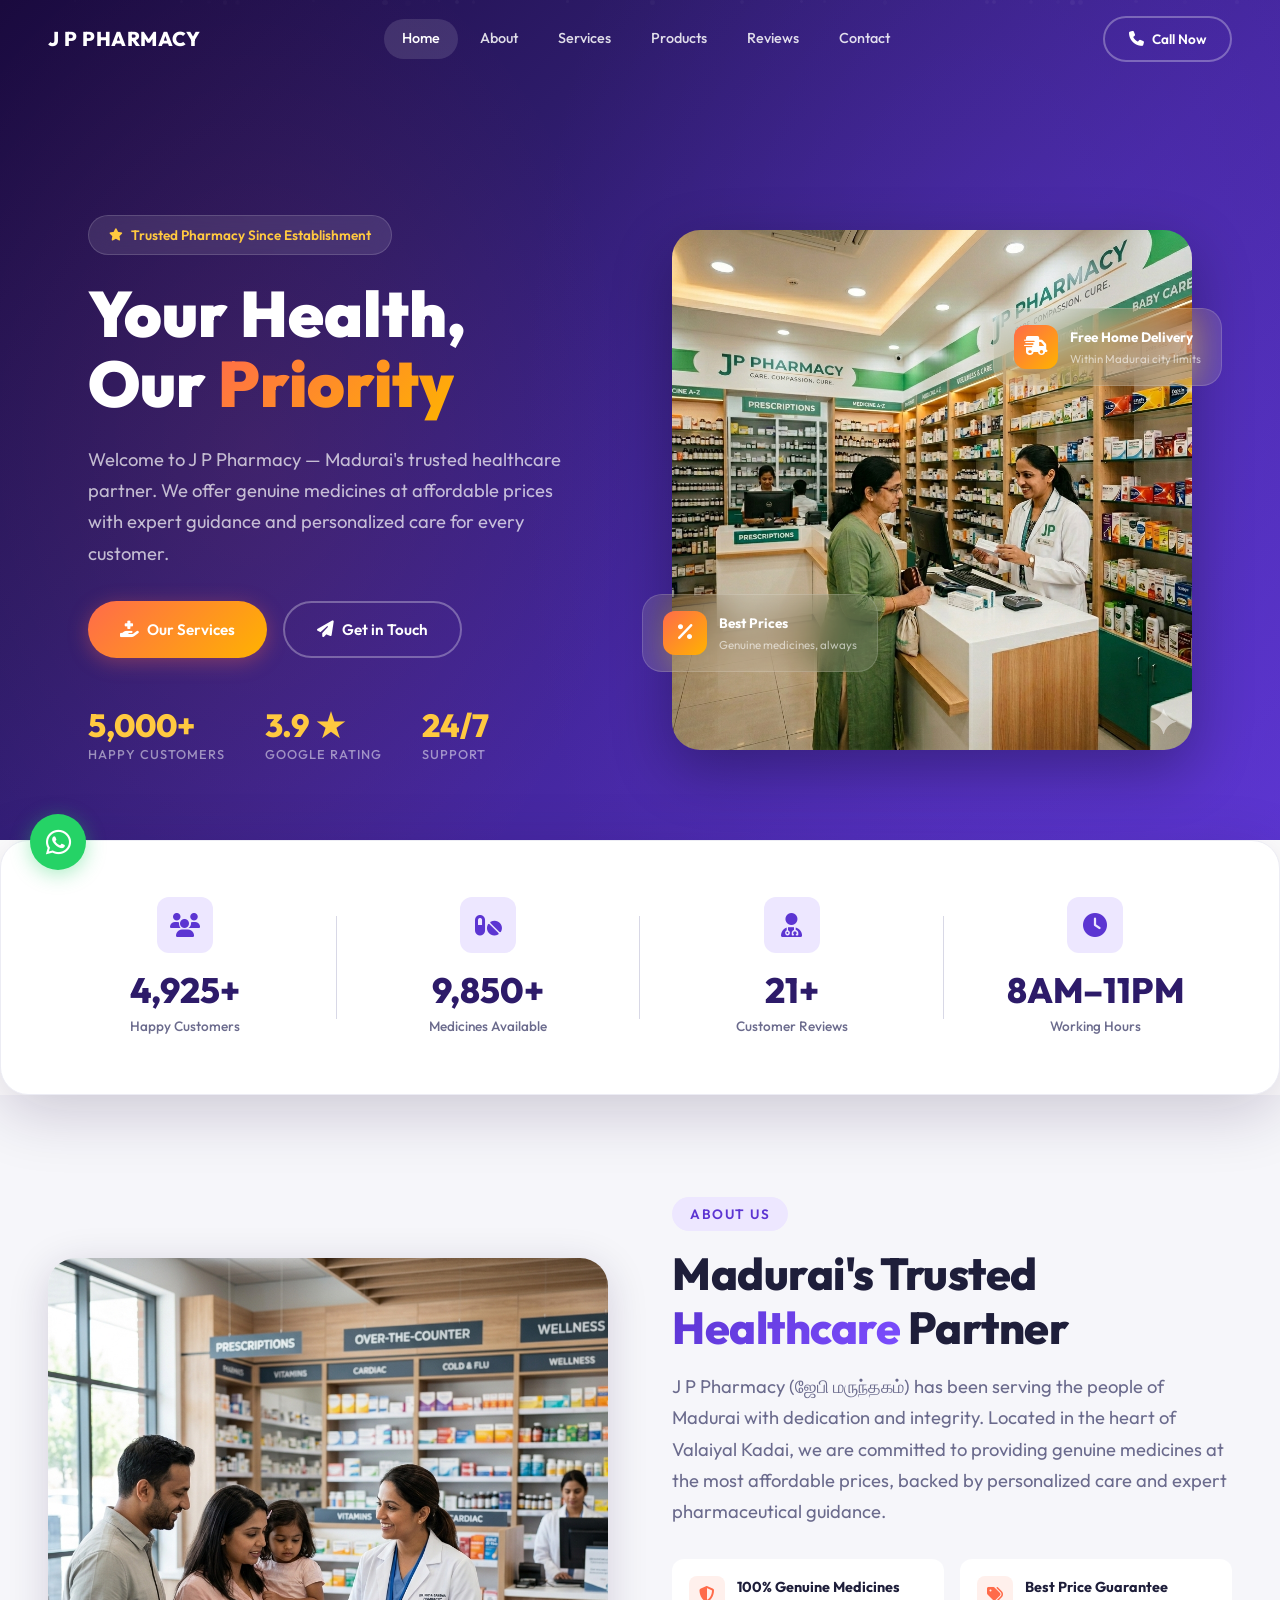
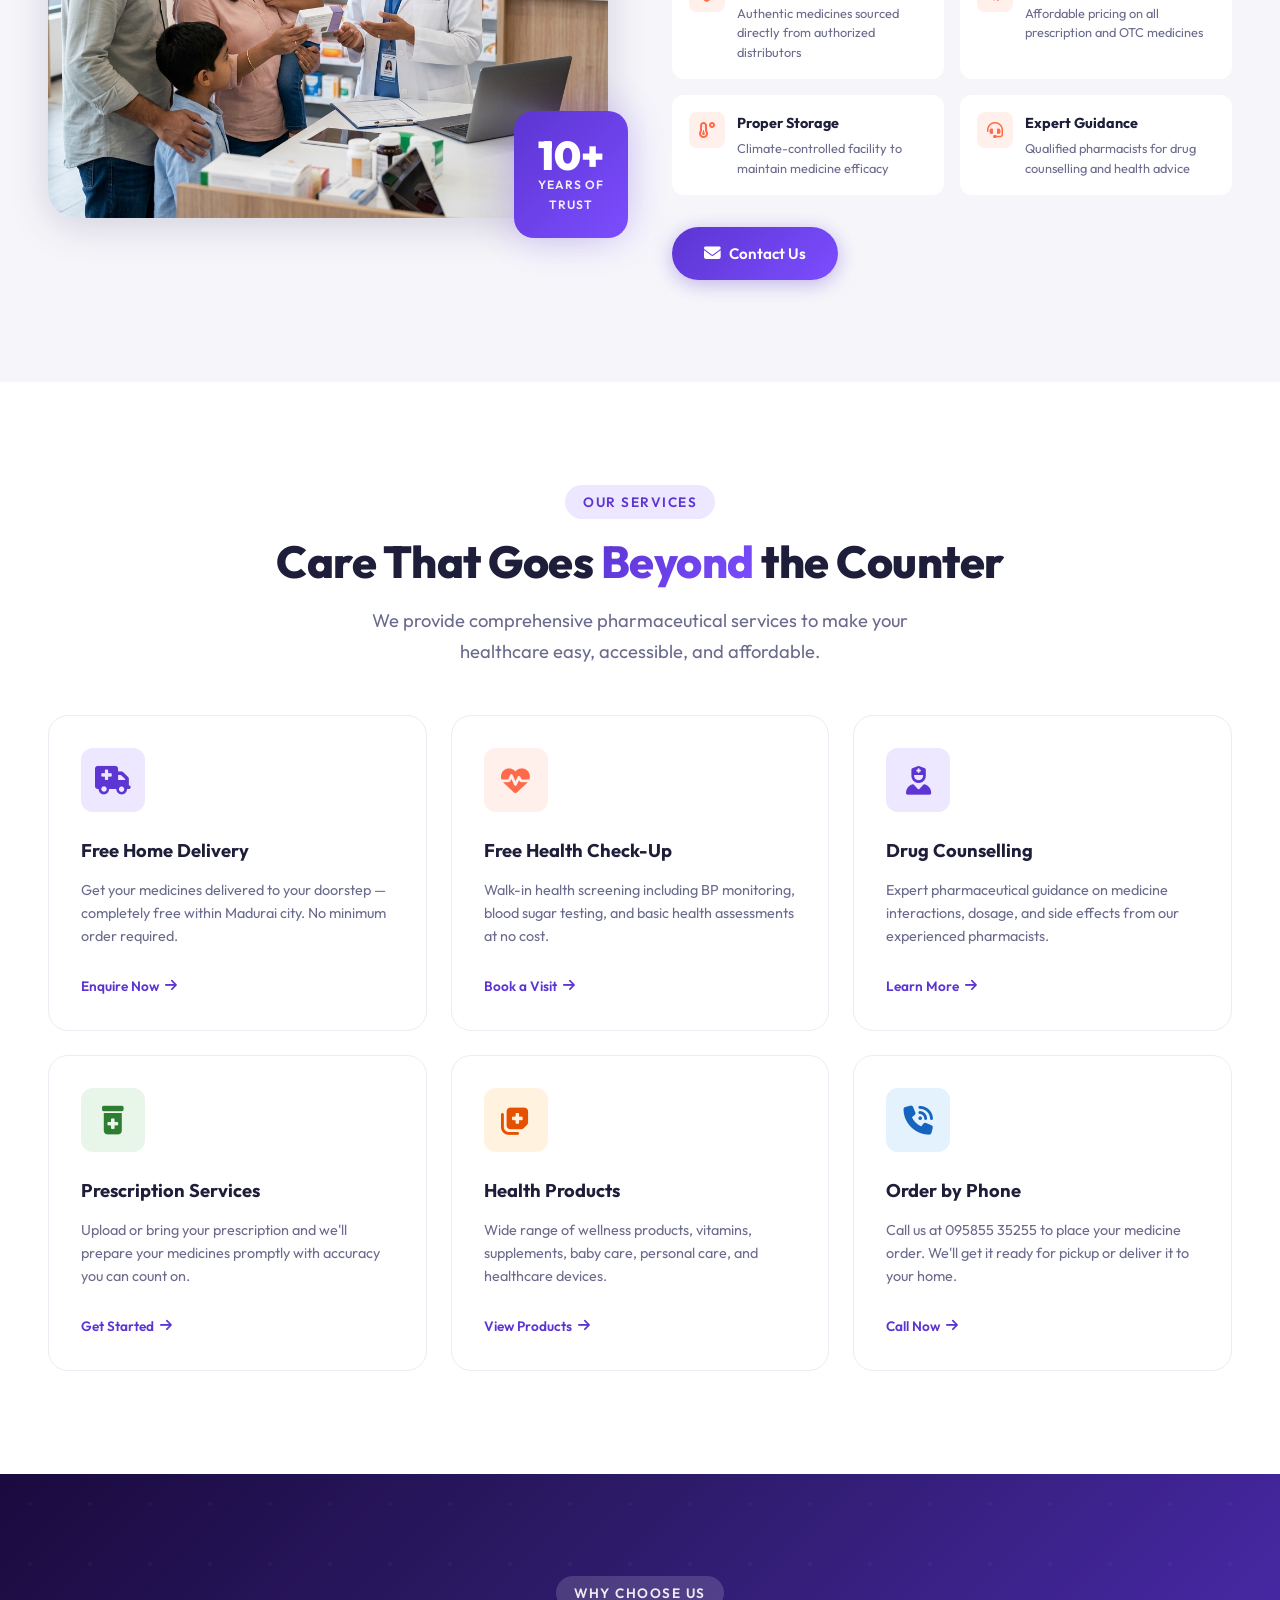
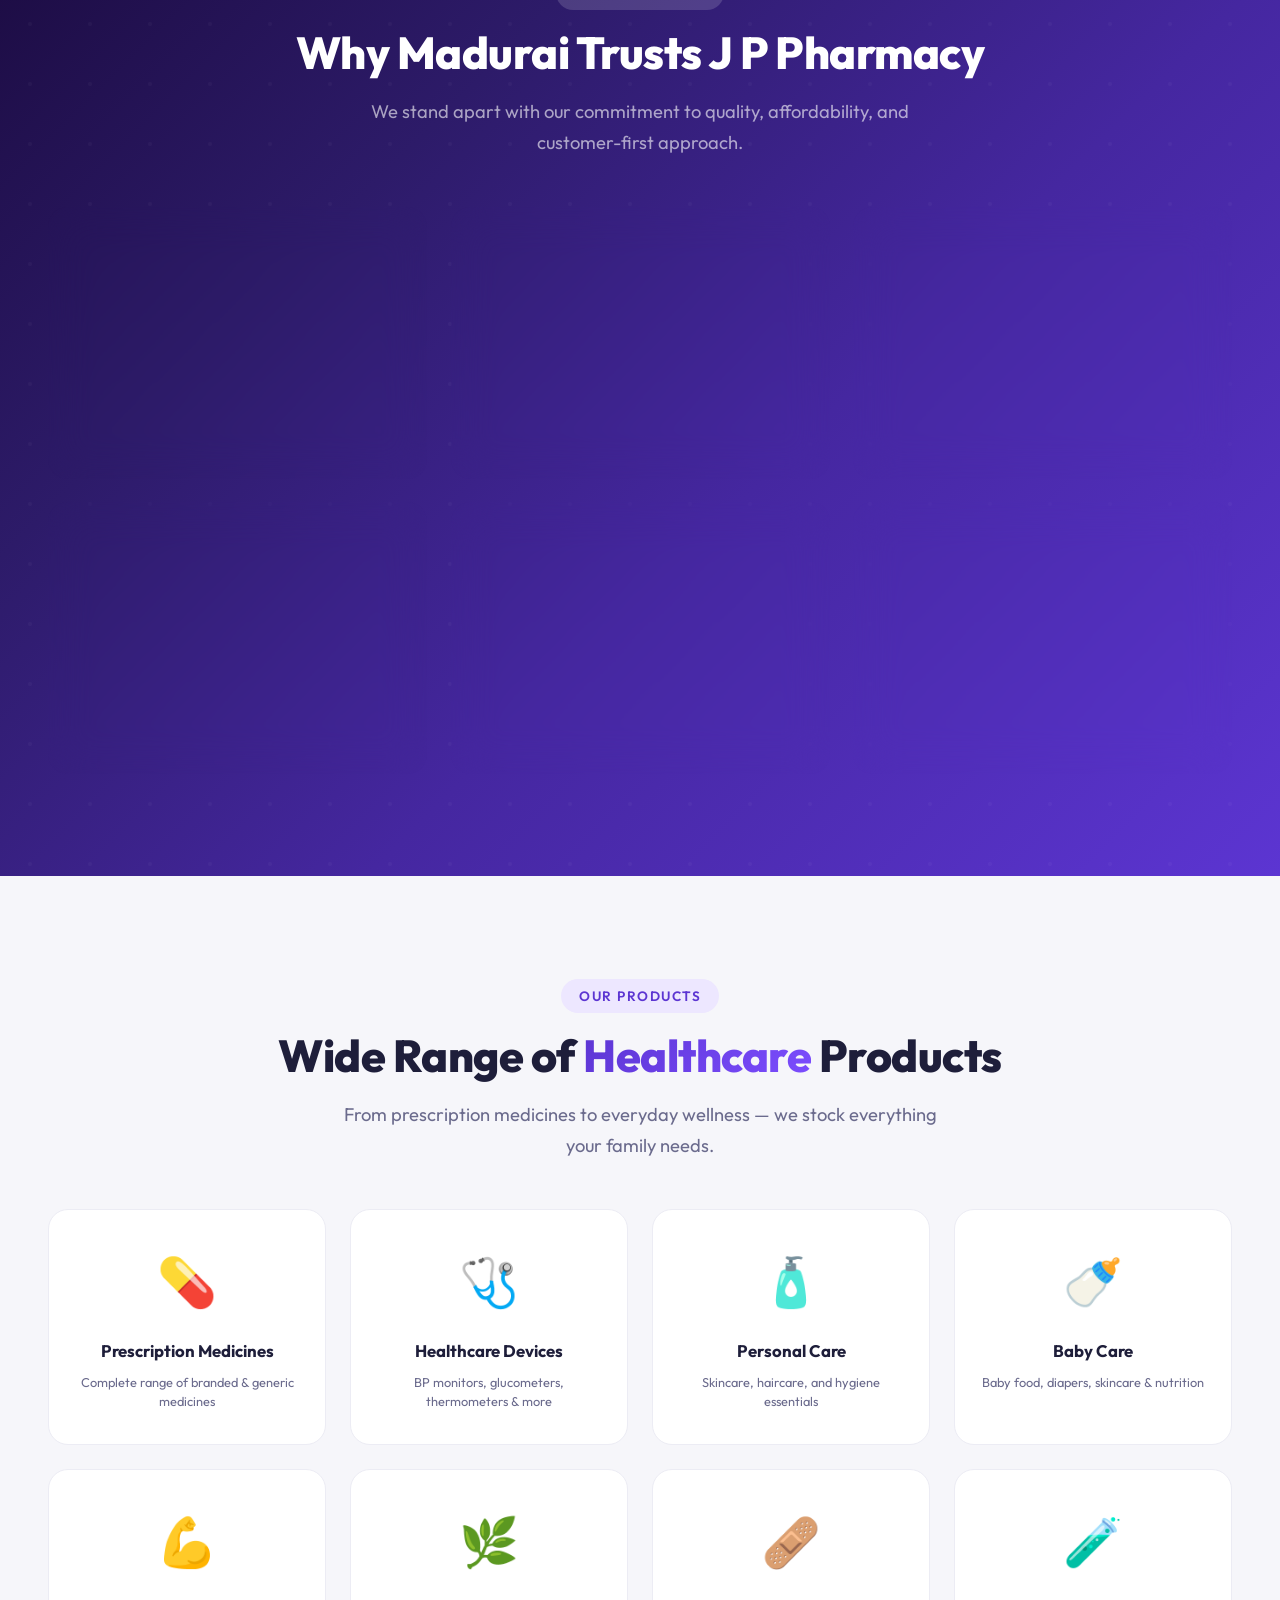
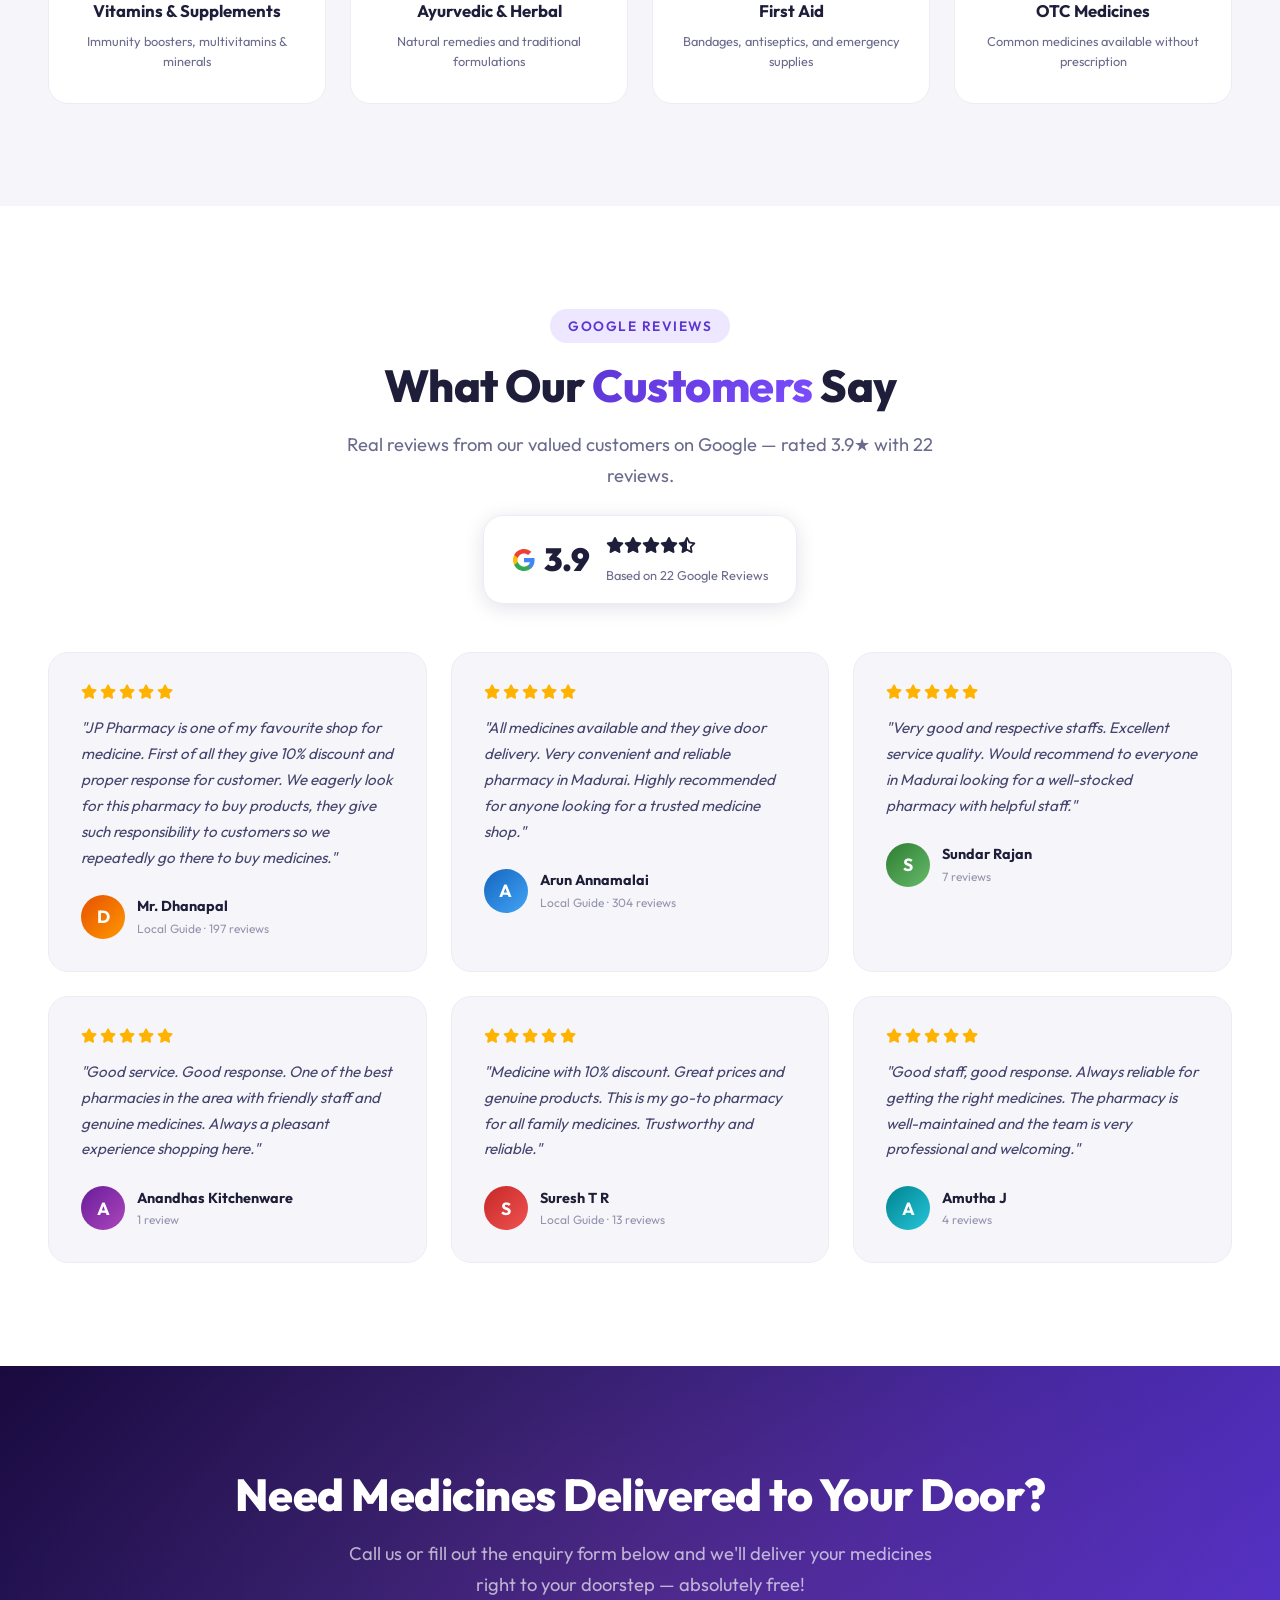
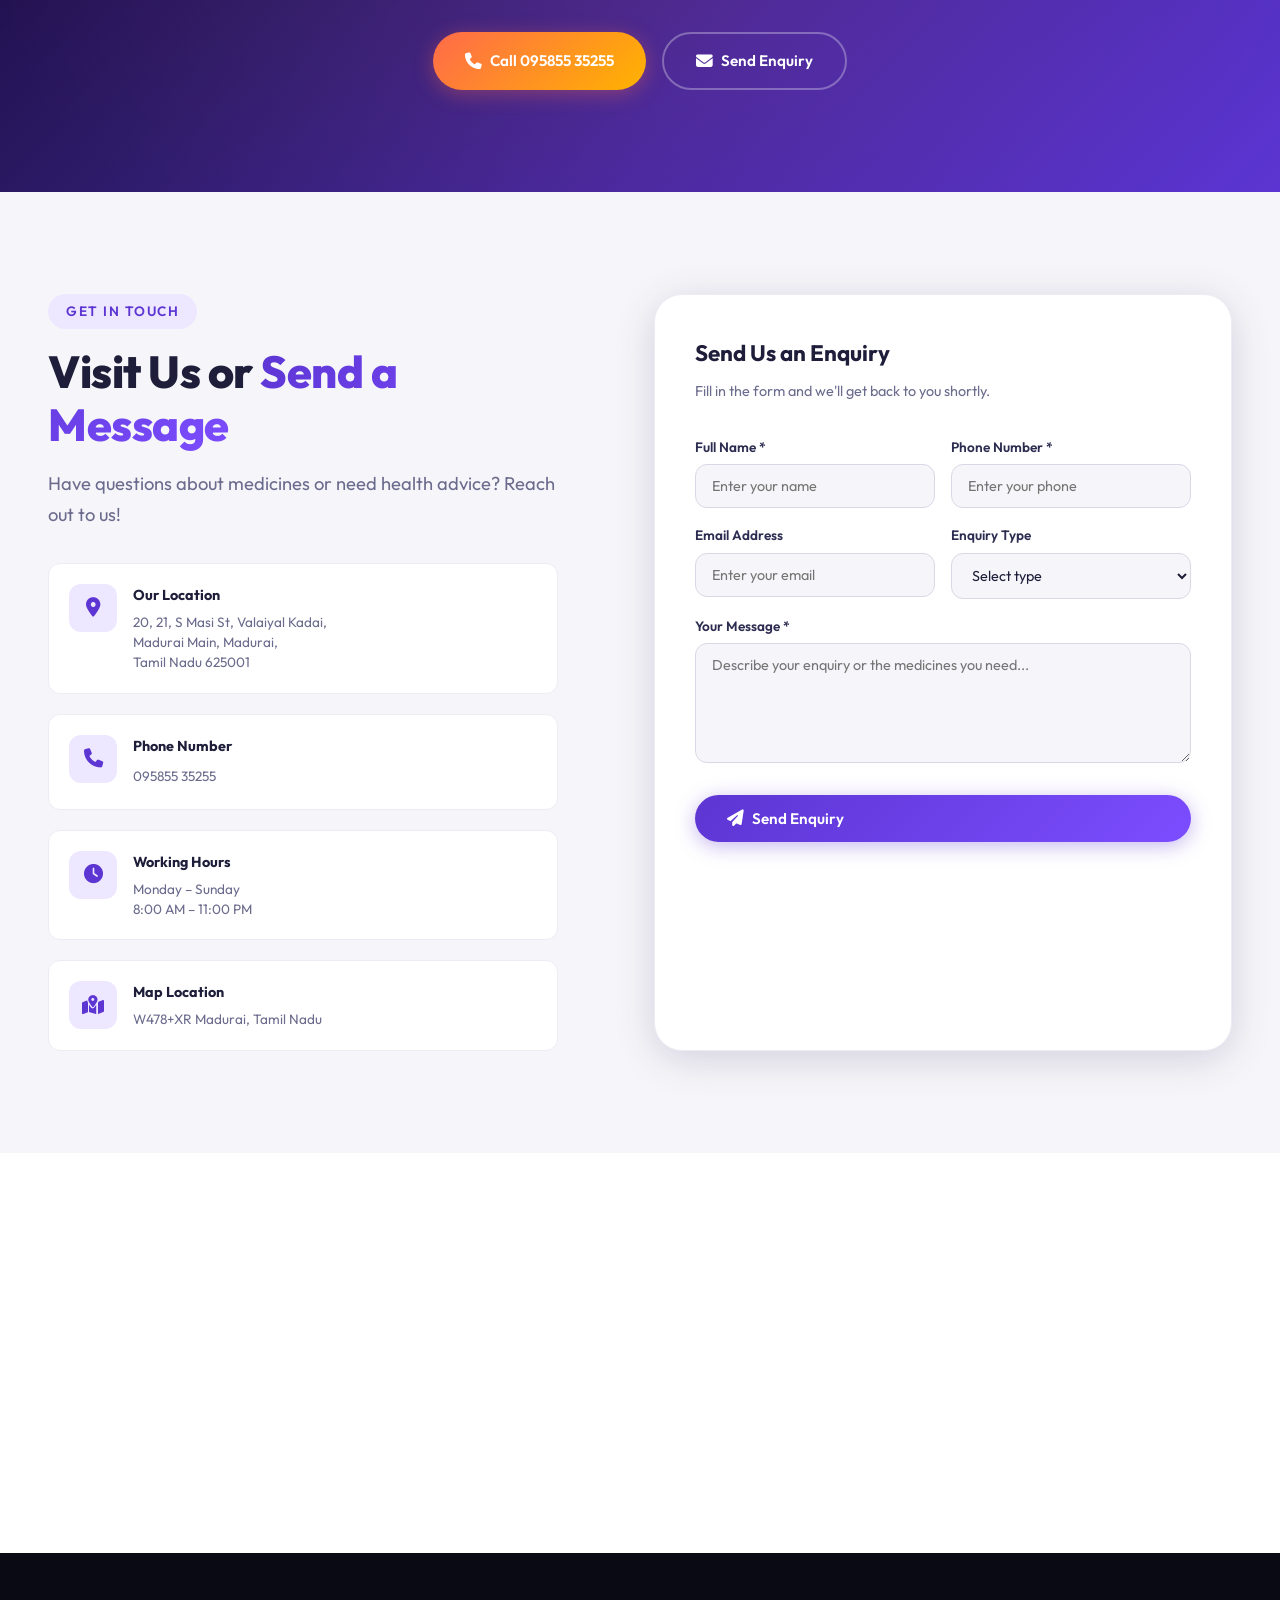
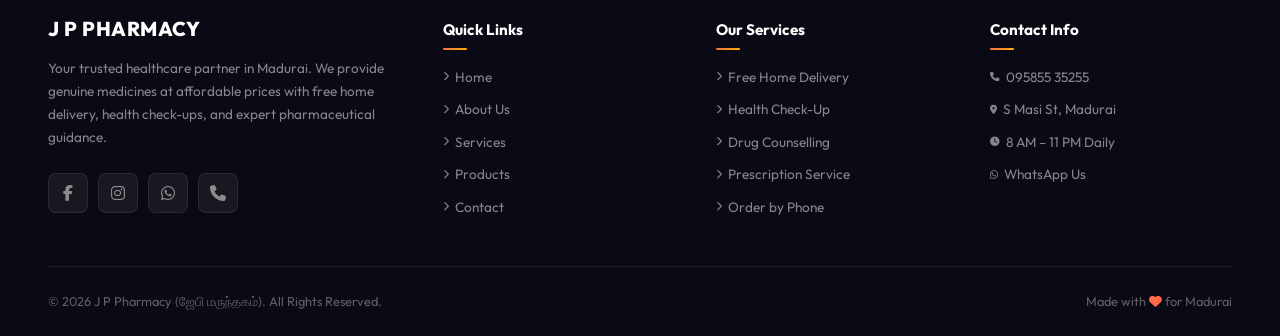
<file: index.html>
<!DOCTYPE html>
<html lang="en">
<head>
  <meta charset="UTF-8">
  <meta name="viewport" content="width=device-width, initial-scale=1.0">
  <title>J P Pharmacy | ஜேபி மருந்தகம் — Your Trusted Pharmacy in Madurai</title>
  <meta name="description" content="J P Pharmacy (ஜேபி மருந்தகம்) – Madurai's trusted pharmacy offering genuine medicines, free home delivery, health checkups, and expert drug counselling. Located at S Masi St, Madurai.">
  <meta name="keywords" content="JP Pharmacy, Madurai pharmacy, medicine delivery, health checkup, drug counselling, Tamil Nadu pharmacy">
  <meta property="og:title" content="J P Pharmacy | ஜேபி மருந்தகம்">
  <meta property="og:description" content="Your trusted pharmacy in Madurai. Genuine medicines at affordable prices with free home delivery.">
  <meta property="og:type" content="website">
  <link rel="stylesheet" href="styles.css">
  <link rel="stylesheet" href="https://cdnjs.cloudflare.com/ajax/libs/font-awesome/6.5.1/css/all.min.css">
  <link rel="icon" type="image/svg+xml" href="data:image/svg+xml,<svg xmlns='http://www.w3.org/2000/svg' viewBox='0 0 100 100'><text y='.9em' font-size='90'>💊</text></svg>">
</head>
<body>

  <!-- ======= LOADING SCREEN ======= -->
  <!-- <div class="loader" id="loader">
    <div class="loader-content">
      <div class="loader-logo">JP</div>
      <div class="loader-text">J P Pharmacy</div>
    </div>
  </div> -->

  <!-- ======= NAVBAR ======= -->
  <nav class="navbar" id="navbar">
    <div class="container">
      <a href="#home" class="navbar-brand">
        <!-- <div class="logo-icon">JP</div> -->
        <div class="logo-text">
          <span class="brand-en">J P PHARMACY</span>
          <!-- <span class="brand-ta tamil">ஜேபி மருந்தகம்</span> -->
        </div>
      </a>

      <div class="nav-links" id="navLinks">
        <a href="#home" class="active">Home</a>
        <a href="#about">About</a>
        <a href="#services">Services</a>
        <a href="#products">Products</a>
        <a href="#testimonials">Reviews</a>
        <a href="#contact">Contact</a>
      </div>

      <div class="nav-cta">
        <a href="tel:09585535255" class="btn btn-outline">
          <i class="fas fa-phone"></i> Call Now
        </a>
      </div>

      <button class="nav-toggle" id="navToggle" aria-label="Toggle menu">
        <span></span>
        <span></span>
        <span></span>
      </button>
    </div>
  </nav>

  <!-- ======= HERO SECTION ======= -->
  <section class="hero" id="home">
    <div class="hero-particles" id="heroParticles"></div>
    <div class="container">
      <div class="hero-content">
        <div class="hero-badge">
          <i class="fas fa-star"></i>
          Trusted Pharmacy Since Establishment
        </div>
        <h1 class="hero-title">
          Your Health, <br>Our <span class="highlight">Priority</span>
        </h1>
        <p class="hero-description">
          Welcome to J P Pharmacy — Madurai's trusted healthcare partner. We offer genuine medicines at affordable prices with expert guidance and personalized care for every customer.
        </p>
        <div class="hero-actions">
          <a href="#services" class="btn btn-accent">
            <i class="fas fa-hand-holding-medical"></i>
            Our Services
          </a>
          <a href="#contact" class="btn btn-outline">
            <i class="fas fa-paper-plane"></i>
            Get in Touch
          </a>
        </div>
        <div class="hero-stats">
          <div class="hero-stat">
            <div class="number" data-count="5000">0</div>
            <div class="label">Happy Customers</div>
          </div>
          <div class="hero-stat">
            <div class="number">3.9 ★</div>
            <div class="label">Google Rating</div>
          </div>
          <div class="hero-stat">
            <div class="number">24/7</div>
            <div class="label">Support</div>
          </div>
        </div>
      </div>

      <div class="hero-visual">
        <div class="hero-image-wrapper">
          <img src="images/hero-banner.png" alt="J P Pharmacy — Modern pharmacy interior" loading="eager">
          <div class="hero-float-card">
            <div class="float-icon"><i class="fas fa-truck-fast"></i></div>
            <div class="float-text">
              <div class="ft-title">Free Home Delivery</div>
              <div class="ft-sub">Within Madurai city limits</div>
            </div>
          </div>
          <div class="hero-float-card">
            <div class="float-icon"><i class="fas fa-percent"></i></div>
            <div class="float-text">
              <div class="ft-title">Best Prices</div>
              <div class="ft-sub">Genuine medicines, always</div>
            </div>
          </div>
        </div>
      </div>
    </div>
  </section>

  <!-- ======= STATS BAR ======= -->
  <section class="stats-bar">
    <div class="container reveal">
      <div class="stat-item">
        <div class="stat-icon"><i class="fas fa-users"></i></div>
        <div class="stat-number" data-count="5000">0</div>
        <div class="stat-text">Happy Customers</div>
      </div>
      <div class="stat-item">
        <div class="stat-icon"><i class="fas fa-pills"></i></div>
        <div class="stat-number" data-count="10000">0</div>
        <div class="stat-text">Medicines Available</div>
      </div>
      <div class="stat-item">
        <div class="stat-icon"><i class="fas fa-user-doctor"></i></div>
        <div class="stat-number" data-count="22">0</div>
        <div class="stat-text">Customer Reviews</div>
      </div>
      <div class="stat-item">
        <div class="stat-icon"><i class="fas fa-clock"></i></div>
        <div class="stat-number">8AM–11PM</div>
        <div class="stat-text">Working Hours</div>
      </div>
    </div>
  </section>

  <!-- ======= ABOUT SECTION ======= -->
  <section class="about" id="about">
    <div class="container">
      <div class="about-image reveal">
        <img src="images/about-pharmacy.png" alt="J P Pharmacy team helping customers">
        <div class="experience-badge">
          <div class="exp-number">10+</div>
          <div class="exp-text">Years of<br>Trust</div>
        </div>
      </div>
      <div class="about-content">
        <span class="section-label reveal">About Us</span>
        <h2 class="section-title reveal">
          Madurai's Trusted <span class="text-gradient">Healthcare</span> Partner
        </h2>
        <p class="section-subtitle reveal">
          J P Pharmacy (ஜேபி மருந்தகம்) has been serving the people of Madurai with dedication and integrity. Located in the heart of Valaiyal Kadai, we are committed to providing genuine medicines at the most affordable prices, backed by personalized care and expert pharmaceutical guidance.
        </p>
        <div class="about-features">
          <div class="about-feature reveal reveal-delay-1">
            <i class="fas fa-shield-halved"></i>
            <div>
              <h4>100% Genuine Medicines</h4>
              <p>Authentic medicines sourced directly from authorized distributors</p>
            </div>
          </div>
          <div class="about-feature reveal reveal-delay-2">
            <i class="fas fa-tags"></i>
            <div>
              <h4>Best Price Guarantee</h4>
              <p>Affordable pricing on all prescription and OTC medicines</p>
            </div>
          </div>
          <div class="about-feature reveal reveal-delay-3">
            <i class="fas fa-temperature-low"></i>
            <div>
              <h4>Proper Storage</h4>
              <p>Climate-controlled facility to maintain medicine efficacy</p>
            </div>
          </div>
          <div class="about-feature reveal reveal-delay-4">
            <i class="fas fa-headset"></i>
            <div>
              <h4>Expert Guidance</h4>
              <p>Qualified pharmacists for drug counselling and health advice</p>
            </div>
          </div>
        </div>
        <a href="#contact" class="btn btn-primary reveal">
          <i class="fas fa-envelope"></i> Contact Us
        </a>
      </div>
    </div>
  </section>

  <!-- ======= SERVICES SECTION ======= -->
  <section class="services" id="services">
    <div class="container">
      <div class="text-center">
        <span class="section-label reveal">Our Services</span>
        <h2 class="section-title reveal">
          Care That Goes <span class="text-gradient">Beyond</span> the Counter
        </h2>
        <p class="section-subtitle mx-auto reveal">
          We provide comprehensive pharmaceutical services to make your healthcare easy, accessible, and affordable.
        </p>
      </div>

      <div class="services-grid">
        <div class="service-card reveal reveal-delay-1">
          <div class="service-icon"><i class="fas fa-truck-medical"></i></div>
          <h3>Free Home Delivery</h3>
          <p>Get your medicines delivered to your doorstep — completely free within Madurai city. No minimum order required.</p>
          <a href="#contact" class="service-link">Enquire Now <i class="fas fa-arrow-right"></i></a>
        </div>

        <div class="service-card reveal reveal-delay-2">
          <div class="service-icon"><i class="fas fa-heartbeat"></i></div>
          <h3>Free Health Check-Up</h3>
          <p>Walk-in health screening including BP monitoring, blood sugar testing, and basic health assessments at no cost.</p>
          <a href="#contact" class="service-link">Book a Visit <i class="fas fa-arrow-right"></i></a>
        </div>

        <div class="service-card reveal reveal-delay-3">
          <div class="service-icon"><i class="fas fa-user-nurse"></i></div>
          <h3>Drug Counselling</h3>
          <p>Expert pharmaceutical guidance on medicine interactions, dosage, and side effects from our experienced pharmacists.</p>
          <a href="#contact" class="service-link">Learn More <i class="fas fa-arrow-right"></i></a>
        </div>

        <div class="service-card reveal reveal-delay-4">
          <div class="service-icon"><i class="fas fa-prescription-bottle-medical"></i></div>
          <h3>Prescription Services</h3>
          <p>Upload or bring your prescription and we'll prepare your medicines promptly with accuracy you can count on.</p>
          <a href="#contact" class="service-link">Get Started <i class="fas fa-arrow-right"></i></a>
        </div>

        <div class="service-card reveal reveal-delay-5">
          <div class="service-icon"><i class="fas fa-notes-medical"></i></div>
          <h3>Health Products</h3>
          <p>Wide range of wellness products, vitamins, supplements, baby care, personal care, and healthcare devices.</p>
          <a href="#products" class="service-link">View Products <i class="fas fa-arrow-right"></i></a>
        </div>

        <div class="service-card reveal reveal-delay-6">
          <div class="service-icon"><i class="fas fa-phone-volume"></i></div>
          <h3>Order by Phone</h3>
          <p>Call us at 095855 35255 to place your medicine order. We'll get it ready for pickup or deliver it to your home.</p>
          <a href="tel:09585535255" class="service-link">Call Now <i class="fas fa-arrow-right"></i></a>
        </div>
      </div>
    </div>
  </section>

  <!-- ======= WHY CHOOSE US ======= -->
  <section class="why-us" id="why-us">
    <div class="container">
      <div class="text-center">
        <span class="section-label section-label--light reveal">Why Choose Us</span>
        <h2 class="section-title reveal">
          Why Madurai Trusts J P Pharmacy
        </h2>
        <p class="section-subtitle mx-auto reveal" style="color:rgba(255,255,255,0.6);">
          We stand apart with our commitment to quality, affordability, and customer-first approach.
        </p>
      </div>

      <div class="why-grid">
        <div class="why-card reveal reveal-delay-1">
          <div class="why-card-icon"><i class="fas fa-medal"></i></div>
          <h3>Quality Assurance</h3>
          <p>Every medicine is sourced from authorized distributors and stored under optimal conditions for your safety.</p>
        </div>
        <div class="why-card reveal reveal-delay-2">
          <div class="why-card-icon"><i class="fas fa-hand-holding-heart"></i></div>
          <h3>Personalized Care</h3>
          <p>We take time to understand your health needs and provide expert advice tailored specifically for you.</p>
        </div>
        <div class="why-card reveal reveal-delay-3">
          <div class="why-card-icon"><i class="fas fa-wallet"></i></div>
          <h3>Affordable Pricing</h3>
          <p>Best prices on all medicines with regular discounts and offers. Healthcare shouldn't burn a hole in your pocket.</p>
        </div>
        <div class="why-card reveal reveal-delay-1">
          <div class="why-card-icon"><i class="fas fa-clock-rotate-left"></i></div>
          <h3>Quick Service</h3>
          <p>Minimal wait times with prompt prescription processing and fast home delivery within Madurai.</p>
        </div>
        <div class="why-card reveal reveal-delay-2">
          <div class="why-card-icon"><i class="fas fa-map-pin"></i></div>
          <h3>Prime Location</h3>
          <p>Conveniently located at S Masi Street, Valaiyal Kadai — easily accessible from anywhere in Madurai Main.</p>
        </div>
        <div class="why-card reveal reveal-delay-3">
          <div class="why-card-icon"><i class="fas fa-face-smile"></i></div>
          <h3>Customer Satisfaction</h3>
          <p>3.9★ rated on Google with 22+ positive reviews. Our customers' trust is our biggest achievement.</p>
        </div>
      </div>
    </div>
  </section>

  <!-- ======= PRODUCTS SECTION ======= -->
  <section class="products" id="products">
    <div class="container">
      <div class="text-center">
        <span class="section-label reveal">Our Products</span>
        <h2 class="section-title reveal">
          Wide Range of <span class="text-gradient">Healthcare</span> Products
        </h2>
        <p class="section-subtitle mx-auto reveal">
          From prescription medicines to everyday wellness — we stock everything your family needs.
        </p>
      </div>

      <div class="products-grid">
        <div class="product-card reveal reveal-delay-1">
          <span class="product-emoji">💊</span>
          <h3>Prescription Medicines</h3>
          <p>Complete range of branded & generic medicines</p>
        </div>
        <div class="product-card reveal reveal-delay-2">
          <span class="product-emoji">🩺</span>
          <h3>Healthcare Devices</h3>
          <p>BP monitors, glucometers, thermometers & more</p>
        </div>
        <div class="product-card reveal reveal-delay-3">
          <span class="product-emoji">🧴</span>
          <h3>Personal Care</h3>
          <p>Skincare, haircare, and hygiene essentials</p>
        </div>
        <div class="product-card reveal reveal-delay-4">
          <span class="product-emoji">🍼</span>
          <h3>Baby Care</h3>
          <p>Baby food, diapers, skincare & nutrition</p>
        </div>
        <div class="product-card reveal reveal-delay-1">
          <span class="product-emoji">💪</span>
          <h3>Vitamins & Supplements</h3>
          <p>Immunity boosters, multivitamins & minerals</p>
        </div>
        <div class="product-card reveal reveal-delay-2">
          <span class="product-emoji">🌿</span>
          <h3>Ayurvedic & Herbal</h3>
          <p>Natural remedies and traditional formulations</p>
        </div>
        <div class="product-card reveal reveal-delay-3">
          <span class="product-emoji">🩹</span>
          <h3>First Aid</h3>
          <p>Bandages, antiseptics, and emergency supplies</p>
        </div>
        <div class="product-card reveal reveal-delay-4">
          <span class="product-emoji">🧪</span>
          <h3>OTC Medicines</h3>
          <p>Common medicines available without prescription</p>
        </div>
      </div>
    </div>
  </section>

  <!-- ======= TESTIMONIALS ======= -->
  <section class="testimonials" id="testimonials">
    <div class="container">
      <div class="text-center">
        <span class="section-label reveal">Google Reviews</span>
        <h2 class="section-title reveal">
          What Our <span class="text-gradient">Customers</span> Say
        </h2>
        <p class="section-subtitle mx-auto reveal">
          Real reviews from our valued customers on Google — rated 3.9★ with 22 reviews.
        </p>

        <!-- Google Rating Badge -->
        <div class="google-rating-badge reveal" style="display:inline-flex;align-items:center;gap:16px;background:var(--white);border:1px solid var(--neutral-100);border-radius:var(--radius-lg);padding:16px 28px;margin-top:1.5rem;box-shadow:var(--shadow-md);">
          <div style="display:flex;align-items:center;gap:8px;">
            <svg width="24" height="24" viewBox="0 0 24 24" fill="none"><path d="M22.56 12.25c0-.78-.07-1.53-.2-2.25H12v4.26h5.92a5.06 5.06 0 01-2.2 3.32v2.77h3.57c2.08-1.92 3.28-4.74 3.28-8.1z" fill="#4285F4"/><path d="M12 23c2.97 0 5.46-.98 7.28-2.66l-3.57-2.77c-.98.66-2.23 1.06-3.71 1.06-2.86 0-5.29-1.93-6.16-4.53H2.18v2.84C3.99 20.53 7.7 23 12 23z" fill="#34A853"/><path d="M5.84 14.09c-.22-.66-.35-1.36-.35-2.09s.13-1.43.35-2.09V7.07H2.18C1.43 8.55 1 10.22 1 12s.43 3.45 1.18 4.93l2.85-2.22.81-.62z" fill="#FBBC05"/><path d="M12 5.38c1.62 0 3.06.56 4.21 1.64l3.15-3.15C17.45 2.09 14.97 1 12 1 7.7 1 3.99 3.47 2.18 7.07l3.66 2.84c.87-2.6 3.3-4.53 6.16-4.53z" fill="#EA4335"/></svg>
            <span style="font-size:2rem;font-weight:900;color:var(--neutral-800);">3.9</span>
          </div>
          <div style="text-align:left;">
            <div class="stars" style="margin-bottom:2px;">
              <i class="fas fa-star"></i><i class="fas fa-star"></i><i class="fas fa-star"></i><i class="fas fa-star"></i><i class="fas fa-star-half-stroke"></i>
            </div>
            <span style="font-size:0.8rem;color:var(--neutral-500);">Based on 22 Google Reviews</span>
          </div>
        </div>
      </div>

      <div class="testimonials-grid">
        <!-- Review 1: Mr. Dhanapal -->
        <div class="testimonial-card reveal reveal-delay-1">
          <div class="stars">
            <i class="fas fa-star"></i><i class="fas fa-star"></i><i class="fas fa-star"></i><i class="fas fa-star"></i><i class="fas fa-star"></i>
          </div>
          <p class="quote">"JP Pharmacy is one of my favourite shop for medicine. First of all they give 10% discount and proper response for customer. We eagerly look for this pharmacy to buy products, they give such responsibility to customers so we repeatedly go there to buy medicines."</p>
          <div class="testimonial-author">
            <div class="author-avatar" style="background:linear-gradient(135deg,#e65100,#ff9800);">D</div>
            <div class="author-info">
              <h4>Mr. Dhanapal</h4>
              <p>Local Guide · 197 reviews</p>
            </div>
          </div>
        </div>

        <!-- Review 2: Arun Annamalai -->
        <div class="testimonial-card reveal reveal-delay-2">
          <div class="stars">
            <i class="fas fa-star"></i><i class="fas fa-star"></i><i class="fas fa-star"></i><i class="fas fa-star"></i><i class="fas fa-star"></i>
          </div>
          <p class="quote">"All medicines available and they give door delivery. Very convenient and reliable pharmacy in Madurai. Highly recommended for anyone looking for a trusted medicine shop."</p>
          <div class="testimonial-author">
            <div class="author-avatar" style="background:linear-gradient(135deg,#1565c0,#42a5f5);">A</div>
            <div class="author-info">
              <h4>Arun Annamalai</h4>
              <p>Local Guide · 304 reviews</p>
            </div>
          </div>
        </div>

        <!-- Review 3: Sundar Rajan -->
        <div class="testimonial-card reveal reveal-delay-3">
          <div class="stars">
            <i class="fas fa-star"></i><i class="fas fa-star"></i><i class="fas fa-star"></i><i class="fas fa-star"></i><i class="fas fa-star"></i>
          </div>
          <p class="quote">"Very good and respective staffs. Excellent service quality. Would recommend to everyone in Madurai looking for a well-stocked pharmacy with helpful staff."</p>
          <div class="testimonial-author">
            <div class="author-avatar" style="background:linear-gradient(135deg,#2e7d32,#66bb6a);">S</div>
            <div class="author-info">
              <h4>Sundar Rajan</h4>
              <p>7 reviews</p>
            </div>
          </div>
        </div>

        <!-- Review 4: Anandhas Kitchenware -->
        <div class="testimonial-card reveal reveal-delay-1">
          <div class="stars">
            <i class="fas fa-star"></i><i class="fas fa-star"></i><i class="fas fa-star"></i><i class="fas fa-star"></i><i class="fas fa-star"></i>
          </div>
          <p class="quote">"Good service. Good response. One of the best pharmacies in the area with friendly staff and genuine medicines. Always a pleasant experience shopping here."</p>
          <div class="testimonial-author">
            <div class="author-avatar" style="background:linear-gradient(135deg,#6a1b9a,#ab47bc);">A</div>
            <div class="author-info">
              <h4>Anandhas Kitchenware</h4>
              <p>1 review</p>
            </div>
          </div>
        </div>

        <!-- Review 5: Suresh T R -->
        <div class="testimonial-card reveal reveal-delay-2">
          <div class="stars">
            <i class="fas fa-star"></i><i class="fas fa-star"></i><i class="fas fa-star"></i><i class="fas fa-star"></i><i class="fas fa-star"></i>
          </div>
          <p class="quote">"Medicine with 10% discount. Great prices and genuine products. This is my go-to pharmacy for all family medicines. Trustworthy and reliable."</p>
          <div class="testimonial-author">
            <div class="author-avatar" style="background:linear-gradient(135deg,#c62828,#ef5350);">S</div>
            <div class="author-info">
              <h4>Suresh T R</h4>
              <p>Local Guide · 13 reviews</p>
            </div>
          </div>
        </div>

        <!-- Review 6: Amutha J -->
        <div class="testimonial-card reveal reveal-delay-3">
          <div class="stars">
            <i class="fas fa-star"></i><i class="fas fa-star"></i><i class="fas fa-star"></i><i class="fas fa-star"></i><i class="fas fa-star"></i>
          </div>
          <p class="quote">"Good staff, good response. Always reliable for getting the right medicines. The pharmacy is well-maintained and the team is very professional and welcoming."</p>
          <div class="testimonial-author">
            <div class="author-avatar" style="background:linear-gradient(135deg,#00838f,#26c6da);">A</div>
            <div class="author-info">
              <h4>Amutha J</h4>
              <p>4 reviews</p>
            </div>
          </div>
        </div>
      </div>
    </div>
  </section>

  <!-- ======= CTA BANNER ======= -->
  <section class="cta-banner">
    <div class="container">
      <h2 class="section-title reveal">Need Medicines Delivered to Your Door?</h2>
      <p class="section-subtitle mx-auto reveal">
        Call us or fill out the enquiry form below and we'll deliver your medicines right to your doorstep — absolutely free!
      </p>
      <div class="cta-actions reveal">
        <a href="tel:09585535255" class="btn btn-accent">
          <i class="fas fa-phone"></i>
          Call 095855 35255
        </a>
        <a href="#contact" class="btn btn-outline">
          <i class="fas fa-envelope"></i>
          Send Enquiry
        </a>
      </div>
    </div>
  </section>

  <!-- ======= CONTACT SECTION ======= -->
  <section class="contact" id="contact">
    <div class="container">
      <div class="contact-info">
        <span class="section-label reveal">Get In Touch</span>
        <h2 class="section-title reveal">
          Visit Us or <span class="text-gradient">Send a Message</span>
        </h2>
        <p class="section-subtitle reveal">
          Have questions about medicines or need health advice? Reach out to us!
        </p>

        <div class="contact-cards">
          <div class="contact-card reveal reveal-delay-1">
            <div class="contact-card-icon"><i class="fas fa-location-dot"></i></div>
            <div>
              <h4>Our Location</h4>
              <p>20, 21, S Masi St, Valaiyal Kadai,<br>Madurai Main, Madurai,<br>Tamil Nadu 625001</p>
            </div>
          </div>
          <div class="contact-card reveal reveal-delay-2">
            <div class="contact-card-icon"><i class="fas fa-phone"></i></div>
            <div>
              <h4>Phone Number</h4>
              <a href="tel:09585535255">095855 35255</a>
            </div>
          </div>
          <div class="contact-card reveal reveal-delay-3">
            <div class="contact-card-icon"><i class="fas fa-clock"></i></div>
            <div>
              <h4>Working Hours</h4>
              <p>Monday – Sunday<br>8:00 AM – 11:00 PM</p>
            </div>
          </div>
          <div class="contact-card reveal reveal-delay-4">
            <div class="contact-card-icon"><i class="fas fa-map-location-dot"></i></div>
            <div>
              <h4>Map Location</h4>
              <p>W478+XR Madurai, Tamil Nadu</p>
            </div>
          </div>
        </div>
      </div>

      <!-- Contact Form using FormSubmit -->
      <div class="contact-form-wrapper reveal">
        <h3>Send Us an Enquiry</h3>
        <p>Fill in the form and we'll get back to you shortly.</p>
        <form action="https://formsubmit.co/priyasakthi1908@gmail.com" method="POST" id="contactForm">
          <!-- FormSubmit Configuration -->
          <input type="hidden" name="_subject" value="New Enquiry from JP Pharmacy Website">
          <input type="hidden" name="_captcha" value="true">
          <input type="hidden" name="_template" value="table">
          <input type="hidden" name="_next" value="https://jp-pharm-site-mdu.vercel.app/thankyou.html">
          <input type="text" name="_honey" style="display:none">

          <div class="form-grid">
            <div class="form-group">
              <label for="name">Full Name *</label>
              <input type="text" id="name" name="name" placeholder="Enter your name" required>
            </div>
            <div class="form-group">
              <label for="phone">Phone Number *</label>
              <input type="tel" id="phone" name="phone" placeholder="Enter your phone" required>
            </div>
            <div class="form-group">
              <label for="email">Email Address</label>
              <input type="email" id="email" name="email" placeholder="Enter your email">
            </div>
            <div class="form-group">
              <label for="enquiry-type">Enquiry Type</label>
              <select id="enquiry-type" name="enquiry_type">
                <option value="">Select type</option>
                <option value="Medicine Order">Medicine Order</option>
                <option value="Home Delivery">Home Delivery</option>
                <option value="Health Checkup">Health Check-Up</option>
                <option value="Drug Counselling">Drug Counselling</option>
                <option value="Product Availability">Product Availability</option>
                <option value="General Enquiry">General Enquiry</option>
              </select>
            </div>
            <div class="form-group full-width">
              <label for="message">Your Message *</label>
              <textarea id="message" name="message" placeholder="Describe your enquiry or the medicines you need..." required></textarea>
            </div>
            <div class="form-group full-width">
              <button type="submit" class="btn btn-primary form-submit-btn" id="submitBtn">
                <i class="fas fa-paper-plane"></i>
                Send Enquiry
              </button>
            </div>
          </div>
        </form>
      </div>
    </div>
  </section>

  <!-- ======= MAP SECTION ======= -->
  <div class="map-section">
    <iframe
      src="https://www.google.com/maps?q=20,21,S+Masi+St,Valaiyal+Kadai,Madurai+Main,Madurai,Tamil+Nadu+625001&output=embed"
      allowfullscreen=""
      loading="lazy"
      referrerpolicy="no-referrer-when-downgrade"
      title="J P Pharmacy Location on Google Maps">
    </iframe>
  </div>

  <!-- ======= FOOTER ======= -->
  <footer class="footer">
    <div class="container">
      <div class="footer-grid">
        <div class="footer-brand">
          <div class="navbar-brand">
            <!-- <div class="logo-icon">JP</div> -->
            <div class="logo-text">
              <span class="brand-en">J P PHARMACY</span>
              <!-- <span class="brand-ta tamil">ஜேபி மருந்தகம்</span> -->
            </div>
          </div>
          <p>Your trusted healthcare partner in Madurai. We provide genuine medicines at affordable prices with free home delivery, health check-ups, and expert pharmaceutical guidance.</p>
          <div class="footer-social">
            <a href="#" aria-label="Facebook"><i class="fab fa-facebook-f"></i></a>
            <a href="#" aria-label="Instagram"><i class="fab fa-instagram"></i></a>
            <a href="https://wa.me/919585535255" aria-label="WhatsApp"><i class="fab fa-whatsapp"></i></a>
            <a href="tel:09585535255" aria-label="Phone"><i class="fas fa-phone"></i></a>
          </div>
        </div>

        <div class="footer-col">
          <h4>Quick Links</h4>
          <ul>
            <li><a href="#home"><i class="fas fa-chevron-right"></i> Home</a></li>
            <li><a href="#about"><i class="fas fa-chevron-right"></i> About Us</a></li>
            <li><a href="#services"><i class="fas fa-chevron-right"></i> Services</a></li>
            <li><a href="#products"><i class="fas fa-chevron-right"></i> Products</a></li>
            <li><a href="#contact"><i class="fas fa-chevron-right"></i> Contact</a></li>
          </ul>
        </div>

        <div class="footer-col">
          <h4>Our Services</h4>
          <ul>
            <li><a href="#services"><i class="fas fa-chevron-right"></i> Free Home Delivery</a></li>
            <li><a href="#services"><i class="fas fa-chevron-right"></i> Health Check-Up</a></li>
            <li><a href="#services"><i class="fas fa-chevron-right"></i> Drug Counselling</a></li>
            <li><a href="#services"><i class="fas fa-chevron-right"></i> Prescription Service</a></li>
            <li><a href="#services"><i class="fas fa-chevron-right"></i> Order by Phone</a></li>
          </ul>
        </div>

        <div class="footer-col">
          <h4>Contact Info</h4>
          <ul>
            <li><a href="tel:09585535255"><i class="fas fa-phone"></i> 095855 35255</a></li>
            <li><a href="https://maps.google.com/?q=S+Masi+St+Valaiyal+Kadai+Madurai" target="_blank"><i class="fas fa-map-marker-alt"></i> S Masi St, Madurai</a></li>
            <li><a href="#"><i class="fas fa-clock"></i> 8 AM – 11 PM Daily</a></li>
            <li><a href="https://wa.me/919585535255"><i class="fab fa-whatsapp"></i> WhatsApp Us</a></li>
          </ul>
        </div>
      </div>

      <div class="footer-bottom">
        <p>© 2025 J P Pharmacy (ஜேபி மருந்தகம்). All Rights Reserved.</p>
        <p>Made with <i class="fas fa-heart" style="color:var(--accent-500);"></i> for Madurai</p>
      </div>
    </div>
  </footer>

  <!-- ======= WhatsApp Float ======= -->
  <a href="https://wa.me/919585535255?text=Hello%20JP%20Pharmacy%2C%20I%20would%20like%20to%20enquire%20about%20medicines." class="whatsapp-float" target="_blank" aria-label="Chat on WhatsApp">
    <i class="fab fa-whatsapp"></i>
  </a>

  <!-- ======= Back To Top ======= -->
  <button class="back-to-top" id="backToTop" aria-label="Back to top">
    <i class="fas fa-arrow-up"></i>
  </button>

  <script src="script.js"></script>
</body>
</html>
</file>
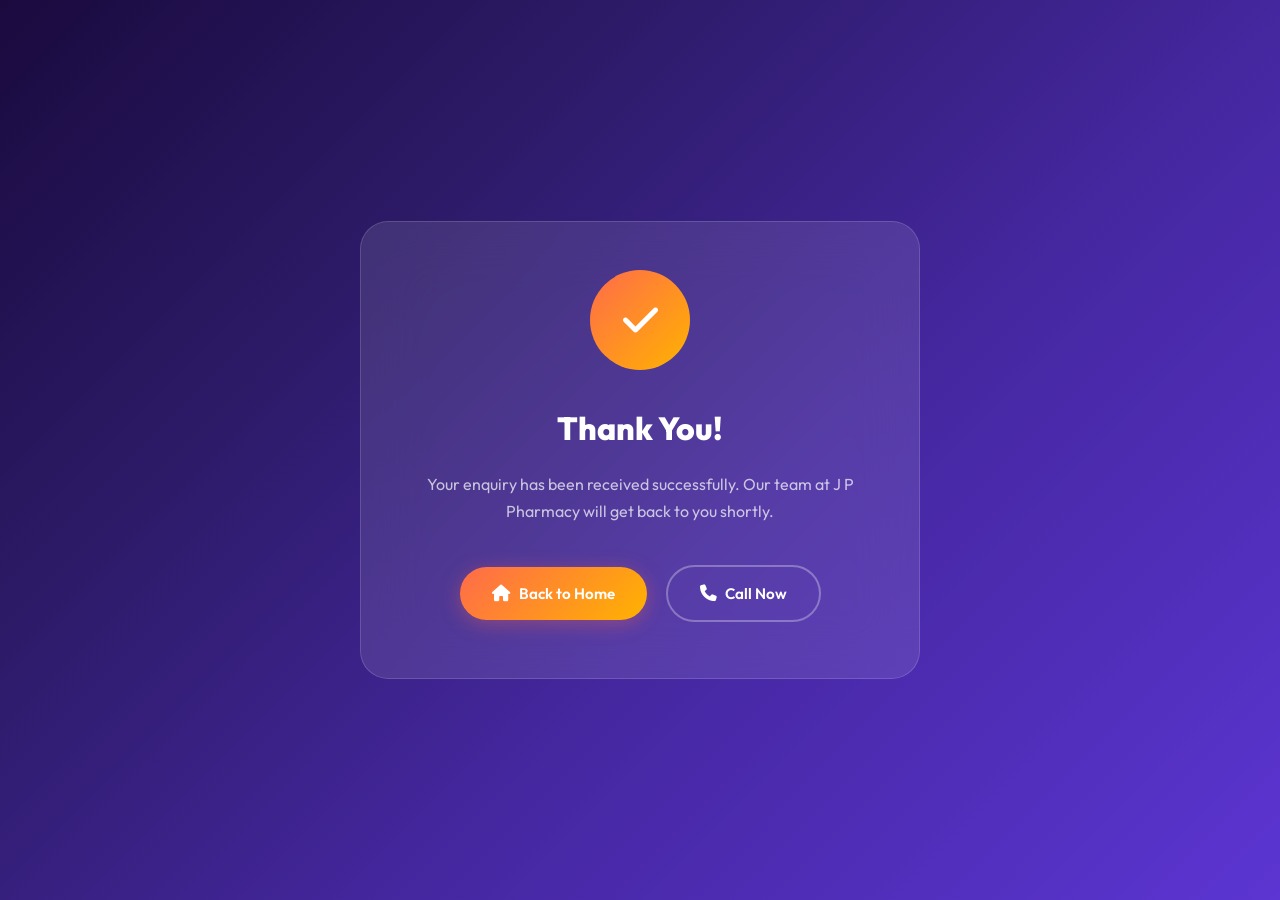
<file: thankyou.html>
<!DOCTYPE html>
<html lang="en">
<head>
  <meta charset="UTF-8">
  <meta name="viewport" content="width=device-width, initial-scale=1.0">
  <title>Thank You | J P Pharmacy</title>
  <link rel="stylesheet" href="styles.css">
  <link rel="stylesheet" href="https://cdnjs.cloudflare.com/ajax/libs/font-awesome/6.5.1/css/all.min.css">
  <style>
    .thankyou-page {
      min-height: 100vh;
      display: flex;
      align-items: center;
      justify-content: center;
      background: var(--gradient-hero);
      text-align: center;
      padding: 2rem;
    }
    .thankyou-card {
      background: rgba(255,255,255,0.1);
      backdrop-filter: blur(30px);
      -webkit-backdrop-filter: blur(30px);
      border: 1px solid rgba(255,255,255,0.15);
      border-radius: var(--radius-xl);
      padding: 3rem 4rem;
      max-width: 560px;
      animation: fadeInUp 0.8s var(--ease-out);
    }
    .thankyou-icon {
      width: 100px;
      height: 100px;
      background: var(--gradient-accent);
      border-radius: 50%;
      display: flex;
      align-items: center;
      justify-content: center;
      font-size: 2.5rem;
      color: var(--white);
      margin: 0 auto 2rem;
      animation: loaderPulse 2s ease-in-out infinite;
    }
    .thankyou-card h1 {
      font-size: 2rem;
      font-weight: 800;
      color: var(--white);
      margin-bottom: 1rem;
    }
    .thankyou-card p {
      font-size: 1rem;
      color: rgba(255,255,255,0.7);
      line-height: 1.7;
      margin-bottom: 2rem;
    }
    .thankyou-card .btn { margin: 0.5rem; }
  </style>
</head>
<body>
  <div class="thankyou-page">
    <div class="thankyou-card">
      <div class="thankyou-icon"><i class="fas fa-check"></i></div>
      <h1>Thank You!</h1>
      <p>Your enquiry has been received successfully. Our team at J P Pharmacy will get back to you shortly.</p>
      <a href="index.html" class="btn btn-accent"><i class="fas fa-home"></i> Back to Home</a>
      <a href="tel:09585535255" class="btn btn-outline"><i class="fas fa-phone"></i> Call Now</a>
    </div>
  </div>
</body>
</html>
</file>
<file: styles.css>
/* ============================================
   J P PHARMACY — Design System & Styles
   Color Theme: Deep Purple-Blue + Coral/Amber
   ============================================ */

/* ---------- Google Fonts ---------- */
@import url('https://fonts.googleapis.com/css2?family=Outfit:wght@300;400;500;600;700;800;900&family=Noto+Sans+Tamil:wght@400;600;700&display=swap');

/* ---------- CSS Custom Properties ---------- */
:root {
  /* Primary Palette */
  --primary-900: #1a0a3e;
  --primary-800: #2d1b69;
  --primary-700: #4527a0;
  --primary-600: #5c35d2;
  --primary-500: #7c4dff;
  --primary-400: #9c7cff;
  --primary-300: #b9a0ff;
  --primary-200: #d4c5ff;
  --primary-100: #ede7ff;
  --primary-50:  #f5f2ff;

  /* Accent Coral */
  --accent-600: #e04a2f;
  --accent-500: #ff6b4a;
  --accent-400: #ff8a6a;
  --accent-300: #ffb09a;
  --accent-200: #ffd4c8;
  --accent-100: #fff0ec;

  /* Accent Amber */
  --amber-500: #ffb300;
  --amber-400: #ffc940;
  --amber-300: #ffd966;

  /* Neutrals */
  --neutral-950: #0a0a14;
  --neutral-900: #111127;
  --neutral-800: #1e1e3a;
  --neutral-700: #2d2d52;
  --neutral-600: #44446e;
  --neutral-500: #6b6b8d;
  --neutral-400: #9494ae;
  --neutral-300: #b8b8cc;
  --neutral-200: #d8d8e6;
  --neutral-100: #ececf4;
  --neutral-50:  #f6f6fa;
  --white: #ffffff;

  /* Semantic */
  --success: #22c55e;
  --warning: #f59e0b;
  --error: #ef4444;

  /* Gradients */
  --gradient-hero: linear-gradient(135deg, #1a0a3e 0%, #2d1b69 30%, #4527a0 60%, #5c35d2 100%);
  --gradient-primary: linear-gradient(135deg, #5c35d2, #7c4dff);
  --gradient-accent: linear-gradient(135deg, #ff6b4a, #ffb300);
  --gradient-card: linear-gradient(145deg, rgba(255,255,255,0.08), rgba(255,255,255,0.02));
  --gradient-glass: linear-gradient(145deg, rgba(255,255,255,0.12), rgba(255,255,255,0.04));

  /* Shadows */
  --shadow-sm: 0 2px 8px rgba(28, 10, 62, 0.08);
  --shadow-md: 0 4px 20px rgba(28, 10, 62, 0.12);
  --shadow-lg: 0 8px 40px rgba(28, 10, 62, 0.16);
  --shadow-xl: 0 16px 64px rgba(28, 10, 62, 0.20);
  --shadow-glow: 0 0 40px rgba(124, 77, 255, 0.3);

  /* Spacing */
  --section-py: clamp(4rem, 8vw, 7rem);
  --container-px: clamp(1rem, 4vw, 3rem);
  --container-max: 1280px;

  /* Radius */
  --radius-sm: 8px;
  --radius-md: 12px;
  --radius-lg: 20px;
  --radius-xl: 28px;
  --radius-full: 9999px;

  /* Transitions */
  --ease-out: cubic-bezier(0.16, 1, 0.3, 1);
  --transition-fast: 0.2s var(--ease-out);
  --transition-base: 0.35s var(--ease-out);
  --transition-slow: 0.6s var(--ease-out);
}

/* ---------- Reset & Base ---------- */
*, *::before, *::after {
  margin: 0;
  padding: 0;
  box-sizing: border-box;
}

html {
  scroll-behavior: smooth;
  scroll-padding-top: 80px;
}

body {
  font-family: 'Outfit', sans-serif;
  color: var(--neutral-800);
  background: var(--white);
  line-height: 1.65;
  font-size: 16px;
  -webkit-font-smoothing: antialiased;
  -moz-osx-font-smoothing: grayscale;
  overflow-x: hidden;
}

.tamil {
  font-family: 'Noto Sans Tamil', sans-serif;
}

img {
  max-width: 100%;
  height: auto;
  display: block;
}

a {
  text-decoration: none;
  color: inherit;
  transition: color var(--transition-fast);
}

ul { list-style: none; }

/* ---------- Utility ---------- */
.container {
  max-width: var(--container-max);
  margin: 0 auto;
  padding: 0 var(--container-px);
}

.section-label {
  display: inline-flex;
  align-items: center;
  gap: 8px;
  padding: 6px 18px;
  background: var(--primary-100);
  color: var(--primary-600);
  font-weight: 600;
  font-size: 0.85rem;
  border-radius: var(--radius-full);
  text-transform: uppercase;
  letter-spacing: 1.5px;
  margin-bottom: 1rem;
}

.section-label--light {
  background: rgba(255,255,255,0.15);
  color: rgba(255,255,255,0.9);
}

.section-title {
  font-size: clamp(1.8rem, 4vw, 2.8rem);
  font-weight: 800;
  line-height: 1.2;
  margin-bottom: 1rem;
  letter-spacing: -0.5px;
}

.section-subtitle {
  font-size: clamp(1rem, 2vw, 1.15rem);
  color: var(--neutral-500);
  max-width: 600px;
  line-height: 1.7;
}

.text-gradient {
  background: var(--gradient-primary);
  -webkit-background-clip: text;
  -webkit-text-fill-color: transparent;
  background-clip: text;
}

.text-center { text-align: center; }

.mx-auto { margin-left: auto; margin-right: auto; }

/* ---------- Buttons ---------- */
.btn {
  display: inline-flex;
  align-items: center;
  gap: 8px;
  padding: 14px 32px;
  font-family: 'Outfit', sans-serif;
  font-size: 0.95rem;
  font-weight: 600;
  border-radius: var(--radius-full);
  border: none;
  cursor: pointer;
  transition: all var(--transition-base);
  position: relative;
  overflow: hidden;
}

.btn::after {
  content: '';
  position: absolute;
  inset: 0;
  background: linear-gradient(135deg, rgba(255,255,255,0.2), transparent);
  opacity: 0;
  transition: opacity var(--transition-fast);
}

.btn:hover::after { opacity: 1; }

.btn-primary {
  background: var(--gradient-primary);
  color: var(--white);
  box-shadow: 0 4px 20px rgba(92, 53, 210, 0.35);
}

.btn-primary:hover {
  transform: translateY(-2px);
  box-shadow: 0 8px 30px rgba(92, 53, 210, 0.45);
}

.btn-accent {
  background: var(--gradient-accent);
  color: var(--white);
  box-shadow: 0 4px 20px rgba(255, 107, 74, 0.35);
}

.btn-accent:hover {
  transform: translateY(-2px);
  box-shadow: 0 8px 30px rgba(255, 107, 74, 0.45);
}

.btn-outline {
  background: transparent;
  color: var(--white);
  border: 2px solid rgba(255,255,255,0.3);
}

.btn-outline:hover {
  border-color: var(--white);
  background: rgba(255,255,255,0.1);
  transform: translateY(-2px);
}

.btn-white {
  background: var(--white);
  color: var(--primary-700);
  box-shadow: var(--shadow-md);
}

.btn-white:hover {
  transform: translateY(-2px);
  box-shadow: var(--shadow-lg);
}

.btn i { font-size: 1.1em; }

/* ---------- HEADER / NAVBAR ---------- */
.navbar {
  position: fixed;
  top: 0;
  left: 0;
  width: 100%;
  z-index: 1000;
  padding: 16px 0;
  transition: all var(--transition-base);
}

.navbar.scrolled {
  background: rgba(255, 255, 255, 0.95);
  backdrop-filter: blur(20px);
  -webkit-backdrop-filter: blur(20px);
  box-shadow: 0 2px 20px rgba(0,0,0,0.08);
  padding: 10px 0;
}

.navbar .container {
  display: flex;
  align-items: center;
  justify-content: space-between;
}

.navbar-brand {
  display: flex;
  align-items: center;
  gap: 12px;
}

.logo-icon {
  width: 48px;
  height: 48px;
  background: var(--gradient-primary);
  border-radius: var(--radius-md);
  display: flex;
  align-items: center;
  justify-content: center;
  font-size: 1.4rem;
  color: var(--white);
  font-weight: 800;
  box-shadow: 0 4px 15px rgba(92, 53, 210, 0.4);
}

.logo-text {
  display: flex;
  flex-direction: column;
}

.logo-text .brand-en {
  font-size: 1.25rem;
  font-weight: 800;
  color: var(--white);
  letter-spacing: 0.5px;
  line-height: 1.2;
  transition: color var(--transition-base);
}

.logo-text .brand-ta {
  font-family: 'Noto Sans Tamil', sans-serif;
  font-size: 0.75rem;
  font-weight: 600;
  color: rgba(255,255,255,0.7);
  line-height: 1.2;
  transition: color var(--transition-base);
}

.navbar.scrolled .logo-text .brand-en { color: var(--primary-800); }
.navbar.scrolled .logo-text .brand-ta { color: var(--neutral-500); }

.nav-links {
  display: flex;
  align-items: center;
  gap: 4px;
}

.nav-links a {
  padding: 8px 18px;
  font-size: 0.9rem;
  font-weight: 500;
  color: rgba(255,255,255,0.85);
  border-radius: var(--radius-full);
  transition: all var(--transition-fast);
  position: relative;
}

.nav-links a:hover,
.nav-links a.active {
  color: var(--white);
  background: rgba(255,255,255,0.12);
}

.navbar.scrolled .nav-links a {
  color: var(--neutral-600);
}

.navbar.scrolled .nav-links a:hover,
.navbar.scrolled .nav-links a.active {
  color: var(--primary-600);
  background: var(--primary-50);
}

.nav-cta {
  margin-left: 12px;
}

.nav-cta .btn {
  padding: 10px 24px;
  font-size: 0.85rem;
}

.navbar.scrolled .nav-cta .btn-outline {
  border-color: var(--primary-500);
  color: var(--primary-600);
}

.navbar.scrolled .nav-cta .btn-outline:hover {
  background: var(--primary-50);
}

/* Mobile Menu Toggle */
.nav-toggle {
  display: none;
  background: none;
  border: none;
  cursor: pointer;
  width: 40px;
  height: 40px;
  position: relative;
  z-index: 1001;
}

.nav-toggle span {
  display: block;
  width: 24px;
  height: 2px;
  background: var(--white);
  margin: 6px auto;
  border-radius: 2px;
  transition: all var(--transition-base);
}

.navbar.scrolled .nav-toggle span { background: var(--neutral-800); }

.nav-toggle.open span:nth-child(1) {
  transform: rotate(45deg) translate(5px, 6px);
}
.nav-toggle.open span:nth-child(2) { opacity: 0; }
.nav-toggle.open span:nth-child(3) {
  transform: rotate(-45deg) translate(5px, -6px);
}

/* ---------- HERO ---------- */
.hero {
  position: relative;
  min-height: 100vh;
  display: flex;
  align-items: center;
  background: var(--gradient-hero);
  overflow: hidden;
}

.hero::before {
  content: '';
  position: absolute;
  top: -50%;
  right: -20%;
  width: 80%;
  height: 200%;
  background: radial-gradient(ellipse, rgba(124,77,255,0.15) 0%, transparent 70%);
  animation: heroGlow 8s ease-in-out infinite alternate;
}

.hero::after {
  content: '';
  position: absolute;
  bottom: -10%;
  left: -10%;
  width: 60%;
  height: 120%;
  background: radial-gradient(ellipse, rgba(255,107,74,0.08) 0%, transparent 70%);
  animation: heroGlow 10s ease-in-out infinite alternate-reverse;
}

@keyframes heroGlow {
  0% { transform: translate(0, 0) scale(1); }
  100% { transform: translate(30px, -20px) scale(1.1); }
}

.hero-particles {
  position: absolute;
  inset: 0;
  overflow: hidden;
  pointer-events: none;
}

.hero-particles .particle {
  position: absolute;
  width: 4px;
  height: 4px;
  background: rgba(255,255,255,0.15);
  border-radius: 50%;
  animation: floatParticle linear infinite;
}

@keyframes floatParticle {
  0% { transform: translateY(100vh) rotate(0deg); opacity: 0; }
  10% { opacity: 1; }
  90% { opacity: 1; }
  100% { transform: translateY(-100px) rotate(720deg); opacity: 0; }
}

.hero .container {
  position: relative;
  z-index: 1;
  display: grid;
  grid-template-columns: 1fr 1fr;
  gap: 4rem;
  align-items: center;
  padding-top: 80px;
}

.hero-content {
  max-width: 600px;
}

.hero-badge {
  display: inline-flex;
  align-items: center;
  gap: 8px;
  padding: 8px 20px;
  background: rgba(255,255,255,0.1);
  backdrop-filter: blur(10px);
  border: 1px solid rgba(255,255,255,0.15);
  border-radius: var(--radius-full);
  color: var(--amber-400);
  font-size: 0.85rem;
  font-weight: 600;
  margin-bottom: 1.5rem;
  animation: fadeInUp 0.8s var(--ease-out) 0.2s both;
}

.hero-badge i { font-size: 0.9em; }

.hero-title {
  font-size: clamp(2.5rem, 5.5vw, 4rem);
  font-weight: 900;
  color: var(--white);
  line-height: 1.1;
  margin-bottom: 1.5rem;
  animation: fadeInUp 0.8s var(--ease-out) 0.4s both;
}

.hero-title .highlight {
  background: var(--gradient-accent);
  -webkit-background-clip: text;
  -webkit-text-fill-color: transparent;
  background-clip: text;
}

.hero-description {
  font-size: clamp(1rem, 1.8vw, 1.15rem);
  color: rgba(255,255,255,0.7);
  line-height: 1.7;
  margin-bottom: 2rem;
  max-width: 500px;
  animation: fadeInUp 0.8s var(--ease-out) 0.6s both;
}

.hero-actions {
  display: flex;
  gap: 16px;
  flex-wrap: wrap;
  margin-bottom: 3rem;
  animation: fadeInUp 0.8s var(--ease-out) 0.8s both;
}

.hero-stats {
  display: flex;
  gap: 2.5rem;
  animation: fadeInUp 0.8s var(--ease-out) 1s both;
}

.hero-stat {
  text-align: left;
}

.hero-stat .number {
  font-size: 2rem;
  font-weight: 800;
  color: var(--amber-400);
  line-height: 1.2;
}

.hero-stat .label {
  font-size: 0.8rem;
  color: rgba(255,255,255,0.5);
  font-weight: 500;
  text-transform: uppercase;
  letter-spacing: 1px;
}

.hero-visual {
  position: relative;
  display: flex;
  justify-content: center;
  align-items: center;
  animation: fadeInRight 1s var(--ease-out) 0.5s both;
}

.hero-image-wrapper {
  position: relative;
  width: 100%;
  max-width: 520px;
}

.hero-image-wrapper img {
  width: 100%;
  border-radius: var(--radius-xl);
  box-shadow: 0 20px 60px rgba(0,0,0,0.3);
}

.hero-float-card {
  position: absolute;
  background: rgba(255,255,255,0.12);
  backdrop-filter: blur(20px);
  -webkit-backdrop-filter: blur(20px);
  border: 1px solid rgba(255,255,255,0.15);
  border-radius: var(--radius-lg);
  padding: 16px 20px;
  display: flex;
  align-items: center;
  gap: 12px;
  animation: floatCard 4s ease-in-out infinite;
}

.hero-float-card:nth-child(2) {
  top: 15%;
  right: -30px;
  animation-delay: 0s;
}

.hero-float-card:nth-child(3) {
  bottom: 15%;
  left: -30px;
  animation-delay: 2s;
}

@keyframes floatCard {
  0%, 100% { transform: translateY(0); }
  50% { transform: translateY(-10px); }
}

.float-icon {
  width: 44px;
  height: 44px;
  background: var(--gradient-accent);
  border-radius: var(--radius-md);
  display: flex;
  align-items: center;
  justify-content: center;
  font-size: 1.2rem;
  color: var(--white);
}

.float-text .ft-title {
  font-size: 0.85rem;
  font-weight: 700;
  color: var(--white);
}

.float-text .ft-sub {
  font-size: 0.72rem;
  color: rgba(255,255,255,0.6);
}

/* ---------- Animations ---------- */
@keyframes fadeInUp {
  from { opacity: 0; transform: translateY(30px); }
  to { opacity: 1; transform: translateY(0); }
}

@keyframes fadeInRight {
  from { opacity: 0; transform: translateX(40px); }
  to { opacity: 1; transform: translateX(0); }
}

@keyframes fadeInLeft {
  from { opacity: 0; transform: translateX(-40px); }
  to { opacity: 1; transform: translateX(0); }
}

/* ---------- STATS BAR ---------- */
.stats-bar {
  background: var(--white);
  padding: 0;
  margin-top: -60px;
  position: relative;
  z-index: 2;
}

.stats-bar .container {
  background: var(--white);
  border-radius: var(--radius-xl);
  box-shadow: var(--shadow-xl);
  display: grid;
  grid-template-columns: repeat(4, 1fr);
  padding: 2.5rem 2rem;
  border: 1px solid var(--neutral-100);
}

.stat-item {
  text-align: center;
  padding: 1rem;
  position: relative;
}

.stat-item:not(:last-child)::after {
  content: '';
  position: absolute;
  right: 0;
  top: 20%;
  height: 60%;
  width: 1px;
  background: var(--neutral-200);
}

.stat-icon {
  width: 56px;
  height: 56px;
  margin: 0 auto 1rem;
  background: var(--primary-100);
  border-radius: var(--radius-md);
  display: flex;
  align-items: center;
  justify-content: center;
  font-size: 1.5rem;
  color: var(--primary-600);
  transition: all var(--transition-base);
}

.stat-item:hover .stat-icon {
  background: var(--gradient-primary);
  color: var(--white);
  transform: scale(1.1) rotate(5deg);
  box-shadow: var(--shadow-glow);
}

.stat-number {
  font-size: 2.2rem;
  font-weight: 800;
  color: var(--primary-800);
  line-height: 1.2;
}

.stat-text {
  font-size: 0.85rem;
  color: var(--neutral-500);
  font-weight: 500;
  margin-top: 4px;
}

/* ---------- ABOUT SECTION ---------- */
.about {
  padding: var(--section-py) 0;
  background: var(--neutral-50);
}

.about .container {
  display: grid;
  grid-template-columns: 1fr 1fr;
  gap: clamp(2rem, 5vw, 5rem);
  align-items: center;
}

.about-image {
  position: relative;
}

.about-image img {
  border-radius: var(--radius-xl);
  box-shadow: var(--shadow-lg);
  width: 100%;
}

.about-image .experience-badge {
  position: absolute;
  bottom: -20px;
  right: -20px;
  background: var(--gradient-primary);
  color: var(--white);
  padding: 24px;
  border-radius: var(--radius-lg);
  text-align: center;
  box-shadow: var(--shadow-glow);
}

.experience-badge .exp-number {
  font-size: 2.5rem;
  font-weight: 900;
  line-height: 1;
}

.experience-badge .exp-text {
  font-size: 0.75rem;
  font-weight: 600;
  text-transform: uppercase;
  letter-spacing: 1px;
  opacity: 0.9;
}

.about-content .about-features {
  display: grid;
  grid-template-columns: 1fr 1fr;
  gap: 1rem;
  margin: 2rem 0;
}

.about-feature {
  display: flex;
  align-items: flex-start;
  gap: 12px;
  padding: 16px;
  background: var(--white);
  border-radius: var(--radius-md);
  transition: all var(--transition-base);
  border: 1px solid transparent;
}

.about-feature:hover {
  border-color: var(--primary-200);
  box-shadow: var(--shadow-sm);
  transform: translateY(-2px);
}

.about-feature i {
  flex-shrink: 0;
  width: 36px;
  height: 36px;
  background: var(--accent-100);
  color: var(--accent-500);
  border-radius: var(--radius-sm);
  display: flex;
  align-items: center;
  justify-content: center;
  font-size: 1rem;
}

.about-feature h4 {
  font-size: 0.9rem;
  font-weight: 700;
  color: var(--neutral-800);
  margin-bottom: 4px;
}

.about-feature p {
  font-size: 0.8rem;
  color: var(--neutral-500);
  line-height: 1.5;
}

/* ---------- SERVICES SECTION ---------- */
.services {
  padding: var(--section-py) 0;
  background: var(--white);
}

.services-grid {
  display: grid;
  grid-template-columns: repeat(3, 1fr);
  gap: 1.5rem;
  margin-top: 3rem;
}

.service-card {
  background: var(--white);
  border: 1px solid var(--neutral-100);
  border-radius: var(--radius-lg);
  padding: 2rem;
  transition: all var(--transition-base);
  position: relative;
  overflow: hidden;
}

.service-card::before {
  content: '';
  position: absolute;
  top: 0;
  left: 0;
  width: 100%;
  height: 4px;
  background: var(--gradient-primary);
  transform: scaleX(0);
  transform-origin: left;
  transition: transform var(--transition-base);
}

.service-card:hover {
  transform: translateY(-6px);
  box-shadow: var(--shadow-lg);
  border-color: var(--primary-200);
}

.service-card:hover::before { transform: scaleX(1); }

.service-icon {
  width: 64px;
  height: 64px;
  background: var(--primary-100);
  border-radius: var(--radius-md);
  display: flex;
  align-items: center;
  justify-content: center;
  font-size: 1.8rem;
  color: var(--primary-600);
  margin-bottom: 1.5rem;
  transition: all var(--transition-base);
}

.service-card:hover .service-icon {
  background: var(--gradient-primary);
  color: var(--white);
  transform: scale(1.1);
  box-shadow: var(--shadow-glow);
}

.service-card h3 {
  font-size: 1.15rem;
  font-weight: 700;
  color: var(--neutral-800);
  margin-bottom: 0.75rem;
}

.service-card p {
  font-size: 0.9rem;
  color: var(--neutral-500);
  line-height: 1.6;
  margin-bottom: 1.5rem;
}

.service-link {
  display: inline-flex;
  align-items: center;
  gap: 6px;
  font-size: 0.85rem;
  font-weight: 600;
  color: var(--primary-600);
  transition: all var(--transition-fast);
}

.service-link:hover {
  gap: 10px;
  color: var(--primary-700);
}

/* Alternate card colors */
.service-card:nth-child(2) .service-icon { background: var(--accent-100); color: var(--accent-500); }
.service-card:nth-child(2):hover .service-icon { background: var(--gradient-accent); }
.service-card:nth-child(2)::before { background: var(--gradient-accent); }

.service-card:nth-child(4) .service-icon { background: #e8f5e9; color: #2e7d32; }
.service-card:nth-child(4):hover .service-icon { background: linear-gradient(135deg,#2e7d32,#66bb6a); }
.service-card:nth-child(4)::before { background: linear-gradient(135deg,#2e7d32,#66bb6a); }

.service-card:nth-child(5) .service-icon { background: #fff3e0; color: #e65100; }
.service-card:nth-child(5):hover .service-icon { background: linear-gradient(135deg,#e65100,#ff9800); }
.service-card:nth-child(5)::before { background: linear-gradient(135deg,#e65100,#ff9800); }

.service-card:nth-child(6) .service-icon { background: #e3f2fd; color: #1565c0; }
.service-card:nth-child(6):hover .service-icon { background: linear-gradient(135deg,#1565c0,#42a5f5); }
.service-card:nth-child(6)::before { background: linear-gradient(135deg,#1565c0,#42a5f5); }

/* ---------- WHY CHOOSE US ---------- */
.why-us {
  padding: var(--section-py) 0;
  background: var(--gradient-hero);
  color: var(--white);
  position: relative;
  overflow: hidden;
}

.why-us::before {
  content: '';
  position: absolute;
  inset: 0;
  background: url("data:image/svg+xml,%3Csvg width='60' height='60' viewBox='0 0 60 60' xmlns='http://www.w3.org/2000/svg'%3E%3Cg fill='none' fill-rule='evenodd'%3E%3Cg fill='%23ffffff' fill-opacity='0.03'%3E%3Ccircle cx='30' cy='30' r='2'/%3E%3C/g%3E%3C/g%3E%3C/svg%3E");
}

.why-us .container { position: relative; z-index: 1; }

.why-grid {
  display: grid;
  grid-template-columns: repeat(3, 1fr);
  gap: 1.5rem;
  margin-top: 3rem;
}

.why-card {
  background: var(--gradient-glass);
  backdrop-filter: blur(20px);
  -webkit-backdrop-filter: blur(20px);
  border: 1px solid rgba(255,255,255,0.1);
  border-radius: var(--radius-lg);
  padding: 2rem;
  transition: all var(--transition-base);
  text-align: center;
}

.why-card:hover {
  transform: translateY(-6px);
  background: rgba(255,255,255,0.12);
  border-color: rgba(255,255,255,0.2);
}

.why-card-icon {
  width: 70px;
  height: 70px;
  margin: 0 auto 1.5rem;
  background: var(--gradient-accent);
  border-radius: var(--radius-lg);
  display: flex;
  align-items: center;
  justify-content: center;
  font-size: 2rem;
  color: var(--white);
  transition: transform var(--transition-base);
}

.why-card:hover .why-card-icon {
  transform: scale(1.1) rotate(5deg);
}

.why-card h3 {
  font-size: 1.15rem;
  font-weight: 700;
  margin-bottom: 0.75rem;
}

.why-card p {
  font-size: 0.9rem;
  color: rgba(255,255,255,0.65);
  line-height: 1.6;
}

/* ---------- PRODUCTS SECTION ---------- */
.products {
  padding: var(--section-py) 0;
  background: var(--neutral-50);
}

.products-grid {
  display: grid;
  grid-template-columns: repeat(4, 1fr);
  gap: 1.5rem;
  margin-top: 3rem;
}

.product-card {
  background: var(--white);
  border-radius: var(--radius-lg);
  padding: 2rem 1.5rem;
  text-align: center;
  transition: all var(--transition-base);
  border: 1px solid var(--neutral-100);
  position: relative;
  overflow: hidden;
}

.product-card:hover {
  transform: translateY(-6px);
  box-shadow: var(--shadow-lg);
  border-color: var(--primary-200);
}

.product-emoji {
  font-size: 3rem;
  margin-bottom: 1rem;
  display: block;
  transition: transform var(--transition-base);
}

.product-card:hover .product-emoji {
  transform: scale(1.15);
}

.product-card h3 {
  font-size: 1.05rem;
  font-weight: 700;
  color: var(--neutral-800);
  margin-bottom: 0.5rem;
}

.product-card p {
  font-size: 0.8rem;
  color: var(--neutral-500);
  line-height: 1.5;
}

/* ---------- TESTIMONIALS ---------- */
.testimonials {
  padding: var(--section-py) 0;
  background: var(--white);
}

.testimonials-grid {
  display: grid;
  grid-template-columns: repeat(3, 1fr);
  gap: 1.5rem;
  margin-top: 3rem;
}

.testimonial-card {
  background: var(--neutral-50);
  border-radius: var(--radius-lg);
  padding: 2rem;
  transition: all var(--transition-base);
  border: 1px solid var(--neutral-100);
  position: relative;
}

.testimonial-card:hover {
  transform: translateY(-4px);
  box-shadow: var(--shadow-md);
}

.testimonial-card .stars {
  display: flex;
  gap: 3px;
  margin-bottom: 1rem;
}

.testimonial-card .stars i {
  color: var(--amber-500);
  font-size: 0.9rem;
}

.testimonial-card .quote {
  font-size: 0.95rem;
  color: var(--neutral-600);
  line-height: 1.7;
  font-style: italic;
  margin-bottom: 1.5rem;
}

.testimonial-author {
  display: flex;
  align-items: center;
  gap: 12px;
}

.author-avatar {
  width: 44px;
  height: 44px;
  border-radius: 50%;
  background: var(--gradient-primary);
  display: flex;
  align-items: center;
  justify-content: center;
  font-size: 1.1rem;
  font-weight: 700;
  color: var(--white);
}

.author-info h4 {
  font-size: 0.9rem;
  font-weight: 700;
  color: var(--neutral-800);
}

.author-info p {
  font-size: 0.75rem;
  color: var(--neutral-400);
}

/* ---------- CTA BANNER ---------- */
.cta-banner {
  padding: var(--section-py) 0;
  background: var(--gradient-hero);
  text-align: center;
  position: relative;
  overflow: hidden;
}

.cta-banner::before {
  content: '';
  position: absolute;
  top: -50%;
  left: 50%;
  transform: translateX(-50%);
  width: 120%;
  height: 200%;
  background: radial-gradient(ellipse, rgba(255,107,74,0.08) 0%, transparent 60%);
}

.cta-banner .container { position: relative; z-index: 1; }

.cta-banner .section-title { color: var(--white); }

.cta-banner .section-subtitle {
  color: rgba(255,255,255,0.65);
  margin: 0 auto 2rem;
}

.cta-actions {
  display: flex;
  gap: 16px;
  justify-content: center;
  flex-wrap: wrap;
}

/* ---------- CONTACT SECTION ---------- */
.contact {
  padding: var(--section-py) 0;
  background: var(--neutral-50);
}

.contact .container {
  display: grid;
  grid-template-columns: 1fr 1fr;
  gap: clamp(2rem, 5vw, 4rem);
}

.contact-info {
  padding-right: 2rem;
}

.contact-cards {
  display: flex;
  flex-direction: column;
  gap: 1.25rem;
  margin-top: 2rem;
}

.contact-card {
  display: flex;
  align-items: flex-start;
  gap: 16px;
  padding: 20px;
  background: var(--white);
  border-radius: var(--radius-md);
  border: 1px solid var(--neutral-100);
  transition: all var(--transition-base);
}

.contact-card:hover {
  border-color: var(--primary-200);
  box-shadow: var(--shadow-sm);
  transform: translateX(4px);
}

.contact-card-icon {
  flex-shrink: 0;
  width: 48px;
  height: 48px;
  background: var(--primary-100);
  border-radius: var(--radius-md);
  display: flex;
  align-items: center;
  justify-content: center;
  font-size: 1.2rem;
  color: var(--primary-600);
}

.contact-card h4 {
  font-size: 0.9rem;
  font-weight: 700;
  color: var(--neutral-800);
  margin-bottom: 4px;
}

.contact-card p, .contact-card a {
  font-size: 0.85rem;
  color: var(--neutral-500);
  line-height: 1.5;
}

.contact-card a:hover { color: var(--primary-600); }

/* Contact Form */
.contact-form-wrapper {
  background: var(--white);
  border-radius: var(--radius-xl);
  padding: 2.5rem;
  box-shadow: var(--shadow-lg);
  border: 1px solid var(--neutral-100);
}

.contact-form-wrapper h3 {
  font-size: 1.4rem;
  font-weight: 700;
  color: var(--neutral-800);
  margin-bottom: 0.5rem;
}

.contact-form-wrapper > p {
  font-size: 0.9rem;
  color: var(--neutral-500);
  margin-bottom: 2rem;
}

.form-grid {
  display: grid;
  grid-template-columns: 1fr 1fr;
  gap: 1rem;
}

.form-group {
  display: flex;
  flex-direction: column;
  gap: 6px;
}

.form-group.full-width {
  grid-column: 1 / -1;
}

.form-group label {
  font-size: 0.85rem;
  font-weight: 600;
  color: var(--neutral-700);
}

.form-group input,
.form-group textarea,
.form-group select {
  padding: 12px 16px;
  border: 1.5px solid var(--neutral-200);
  border-radius: var(--radius-md);
  font-family: 'Outfit', sans-serif;
  font-size: 0.9rem;
  color: var(--neutral-800);
  background: var(--neutral-50);
  transition: all var(--transition-fast);
  outline: none;
}

.form-group input:focus,
.form-group textarea:focus,
.form-group select:focus {
  border-color: var(--primary-500);
  background: var(--white);
  box-shadow: 0 0 0 4px rgba(124, 77, 255, 0.1);
}

.form-group textarea {
  min-height: 120px;
  resize: vertical;
}

.form-submit-btn {
  margin-top: 1rem;
  width: 100%;
}

/* ---------- MAP SECTION ---------- */
.map-section {
  width: 100%;
  height: 400px;
  position: relative;
}

.map-section iframe {
  width: 100%;
  height: 100%;
  border: none;
  filter: saturate(0.7) contrast(1.1);
}

/* ---------- FOOTER ---------- */
.footer {
  background: var(--neutral-950);
  color: rgba(255,255,255,0.7);
  padding: 4rem 0 0;
}

.footer-grid {
  display: grid;
  grid-template-columns: 1.5fr 1fr 1fr 1fr;
  gap: 2rem;
  padding-bottom: 3rem;
  border-bottom: 1px solid rgba(255,255,255,0.08);
}

.footer-brand .logo-text .brand-en { color: var(--white); }
.footer-brand .logo-text .brand-ta { color: rgba(255,255,255,0.5); }

.footer-brand p {
  font-size: 0.85rem;
  margin: 1rem 0;
  line-height: 1.7;
  color: rgba(255,255,255,0.5);
}

.footer-social {
  display: flex;
  gap: 10px;
  margin-top: 1.5rem;
}

.footer-social a {
  width: 40px;
  height: 40px;
  border-radius: var(--radius-sm);
  background: rgba(255,255,255,0.06);
  border: 1px solid rgba(255,255,255,0.08);
  display: flex;
  align-items: center;
  justify-content: center;
  color: rgba(255,255,255,0.5);
  font-size: 1rem;
  transition: all var(--transition-fast);
}

.footer-social a:hover {
  background: var(--gradient-primary);
  color: var(--white);
  border-color: transparent;
  transform: translateY(-2px);
}

.footer-col h4 {
  font-size: 0.95rem;
  font-weight: 700;
  color: var(--white);
  margin-bottom: 1.5rem;
  position: relative;
}

.footer-col h4::after {
  content: '';
  position: absolute;
  bottom: -8px;
  left: 0;
  width: 24px;
  height: 2px;
  background: var(--gradient-accent);
  border-radius: 2px;
}

.footer-col ul {
  display: flex;
  flex-direction: column;
  gap: 10px;
}

.footer-col a {
  font-size: 0.85rem;
  color: rgba(255,255,255,0.5);
  transition: all var(--transition-fast);
  display: flex;
  align-items: center;
  gap: 6px;
}

.footer-col a:hover {
  color: var(--white);
  transform: translateX(4px);
}

.footer-col a i { font-size: 0.7em; }

.footer-bottom {
  display: flex;
  align-items: center;
  justify-content: space-between;
  padding: 1.5rem 0;
  font-size: 0.8rem;
  color: rgba(255,255,255,0.35);
}

.footer-bottom a {
  color: var(--primary-400);
}

.footer-bottom a:hover { color: var(--white); }

/* ---------- SCROLL ANIMATIONS ---------- */
.reveal {
  opacity: 0;
  transform: translateY(30px);
  transition: opacity 0.8s var(--ease-out), transform 0.8s var(--ease-out);
}

.reveal.visible {
  opacity: 1;
  transform: translateY(0);
}

.reveal-delay-1 { transition-delay: 0.1s; }
.reveal-delay-2 { transition-delay: 0.2s; }
.reveal-delay-3 { transition-delay: 0.3s; }
.reveal-delay-4 { transition-delay: 0.4s; }
.reveal-delay-5 { transition-delay: 0.5s; }
.reveal-delay-6 { transition-delay: 0.6s; }

/* ---------- BACK TO TOP ---------- */
.back-to-top {
  position: fixed;
  bottom: 30px;
  right: 30px;
  width: 48px;
  height: 48px;
  background: var(--gradient-primary);
  border: none;
  border-radius: 50%;
  color: var(--white);
  font-size: 1.2rem;
  cursor: pointer;
  display: flex;
  align-items: center;
  justify-content: center;
  box-shadow: var(--shadow-glow);
  opacity: 0;
  visibility: hidden;
  transform: translateY(20px);
  transition: all var(--transition-base);
  z-index: 999;
}

.back-to-top.visible {
  opacity: 1;
  visibility: visible;
  transform: translateY(0);
}

.back-to-top:hover {
  transform: translateY(-4px);
  box-shadow: 0 8px 30px rgba(92, 53, 210, 0.5);
}

/* ---------- WhatsApp Float ---------- */
.whatsapp-float {
  position: fixed;
  bottom: 30px;
  left: 30px;
  width: 56px;
  height: 56px;
  background: #25D366;
  border-radius: 50%;
  color: white;
  font-size: 1.8rem;
  display: flex;
  align-items: center;
  justify-content: center;
  box-shadow: 0 4px 20px rgba(37, 211, 102, 0.4);
  z-index: 999;
  transition: all var(--transition-base);
  animation: whatsappPulse 2s ease-in-out infinite;
}

.whatsapp-float:hover {
  transform: scale(1.1);
  box-shadow: 0 8px 30px rgba(37, 211, 102, 0.5);
}

@keyframes whatsappPulse {
  0%, 100% { box-shadow: 0 4px 20px rgba(37, 211, 102, 0.4); }
  50% { box-shadow: 0 4px 30px rgba(37, 211, 102, 0.6), 0 0 0 10px rgba(37, 211, 102, 0.1); }
}

/* ---------- LOADING SCREEN ---------- */
.loader {
  position: fixed;
  inset: 0;
  background: var(--gradient-hero);
  display: flex;
  align-items: center;
  justify-content: center;
  z-index: 10000;
  transition: opacity 0.6s ease, visibility 0.6s ease;
}

.loader.hidden {
  opacity: 0;
  visibility: hidden;
}

.loader-content {
  text-align: center;
  color: var(--white);
}

.loader-logo {
  width: 80px;
  height: 80px;
  background: var(--gradient-accent);
  border-radius: var(--radius-lg);
  display: flex;
  align-items: center;
  justify-content: center;
  font-size: 2rem;
  font-weight: 900;
  color: var(--white);
  margin: 0 auto 1.5rem;
  animation: loaderPulse 1.5s ease-in-out infinite;
}

@keyframes loaderPulse {
  0%, 100% { transform: scale(1); box-shadow: 0 0 0 0 rgba(255,107,74,0.4); }
  50% { transform: scale(1.05); box-shadow: 0 0 0 20px rgba(255,107,74,0); }
}

.loader-text {
  font-size: 1.2rem;
  font-weight: 600;
  letter-spacing: 3px;
  text-transform: uppercase;
  opacity: 0.8;
}

/* ---------- RESPONSIVE ---------- */
@media (max-width: 1024px) {
  .hero .container {
    grid-template-columns: 1fr;
    text-align: center;
  }
  .hero-content { max-width: 100%; }
  .hero-description { margin-left: auto; margin-right: auto; }
  .hero-actions { justify-content: center; }
  .hero-stats { justify-content: center; }
  .hero-visual { margin-top: 2rem; }
  .hero-float-card:nth-child(2) { right: 10px; }
  .hero-float-card:nth-child(3) { left: 10px; }

  .services-grid { grid-template-columns: repeat(2, 1fr); }
  .why-grid { grid-template-columns: repeat(2, 1fr); }
  .products-grid { grid-template-columns: repeat(2, 1fr); }
  .testimonials-grid { grid-template-columns: repeat(2, 1fr); }
  .footer-grid { grid-template-columns: repeat(2, 1fr); }
}

@media (max-width: 768px) {
  .nav-links, .nav-cta { display: none; }
  .nav-toggle { display: block; }

  .nav-links.open {
    display: flex;
    flex-direction: column;
    position: fixed;
    top: 0;
    left: 0;
    right: 0;
    bottom: 0;
    background: var(--gradient-hero);
    justify-content: center;
    align-items: center;
    gap: 8px;
    z-index: 999;
  }

  .nav-links.open a {
    font-size: 1.2rem;
    padding: 12px 30px;
    color: var(--white);
  }

  .stats-bar .container {
    grid-template-columns: repeat(2, 1fr);
    gap: 1rem;
  }

  .stat-item:nth-child(2)::after { display: none; }

  .about .container,
  .contact .container {
    grid-template-columns: 1fr;
  }

  .contact-info { padding-right: 0; }

  .about-content .about-features { grid-template-columns: 1fr; }

  .services-grid { grid-template-columns: 1fr; }
  .why-grid { grid-template-columns: 1fr; }
  .products-grid { grid-template-columns: repeat(2, 1fr); }
  .testimonials-grid { grid-template-columns: 1fr; }

  .form-grid { grid-template-columns: 1fr; }
  .form-group.full-width { grid-column: 1; }

  .footer-grid { grid-template-columns: 1fr; gap: 2rem; }
  .footer-bottom { flex-direction: column; gap: 8px; text-align: center; }

  .hero-title { font-size: clamp(2rem, 7vw, 3rem); }
}

@media (max-width: 480px) {
  .hero-stats { flex-direction: column; gap: 1rem; align-items: center; }
  .stats-bar .container { grid-template-columns: 1fr; }
  .stat-item::after { display: none !important; }
  .products-grid { grid-template-columns: 1fr; }
  .cta-actions { flex-direction: column; align-items: center; }
  .hero-float-card { display: none; }
}
</file>
